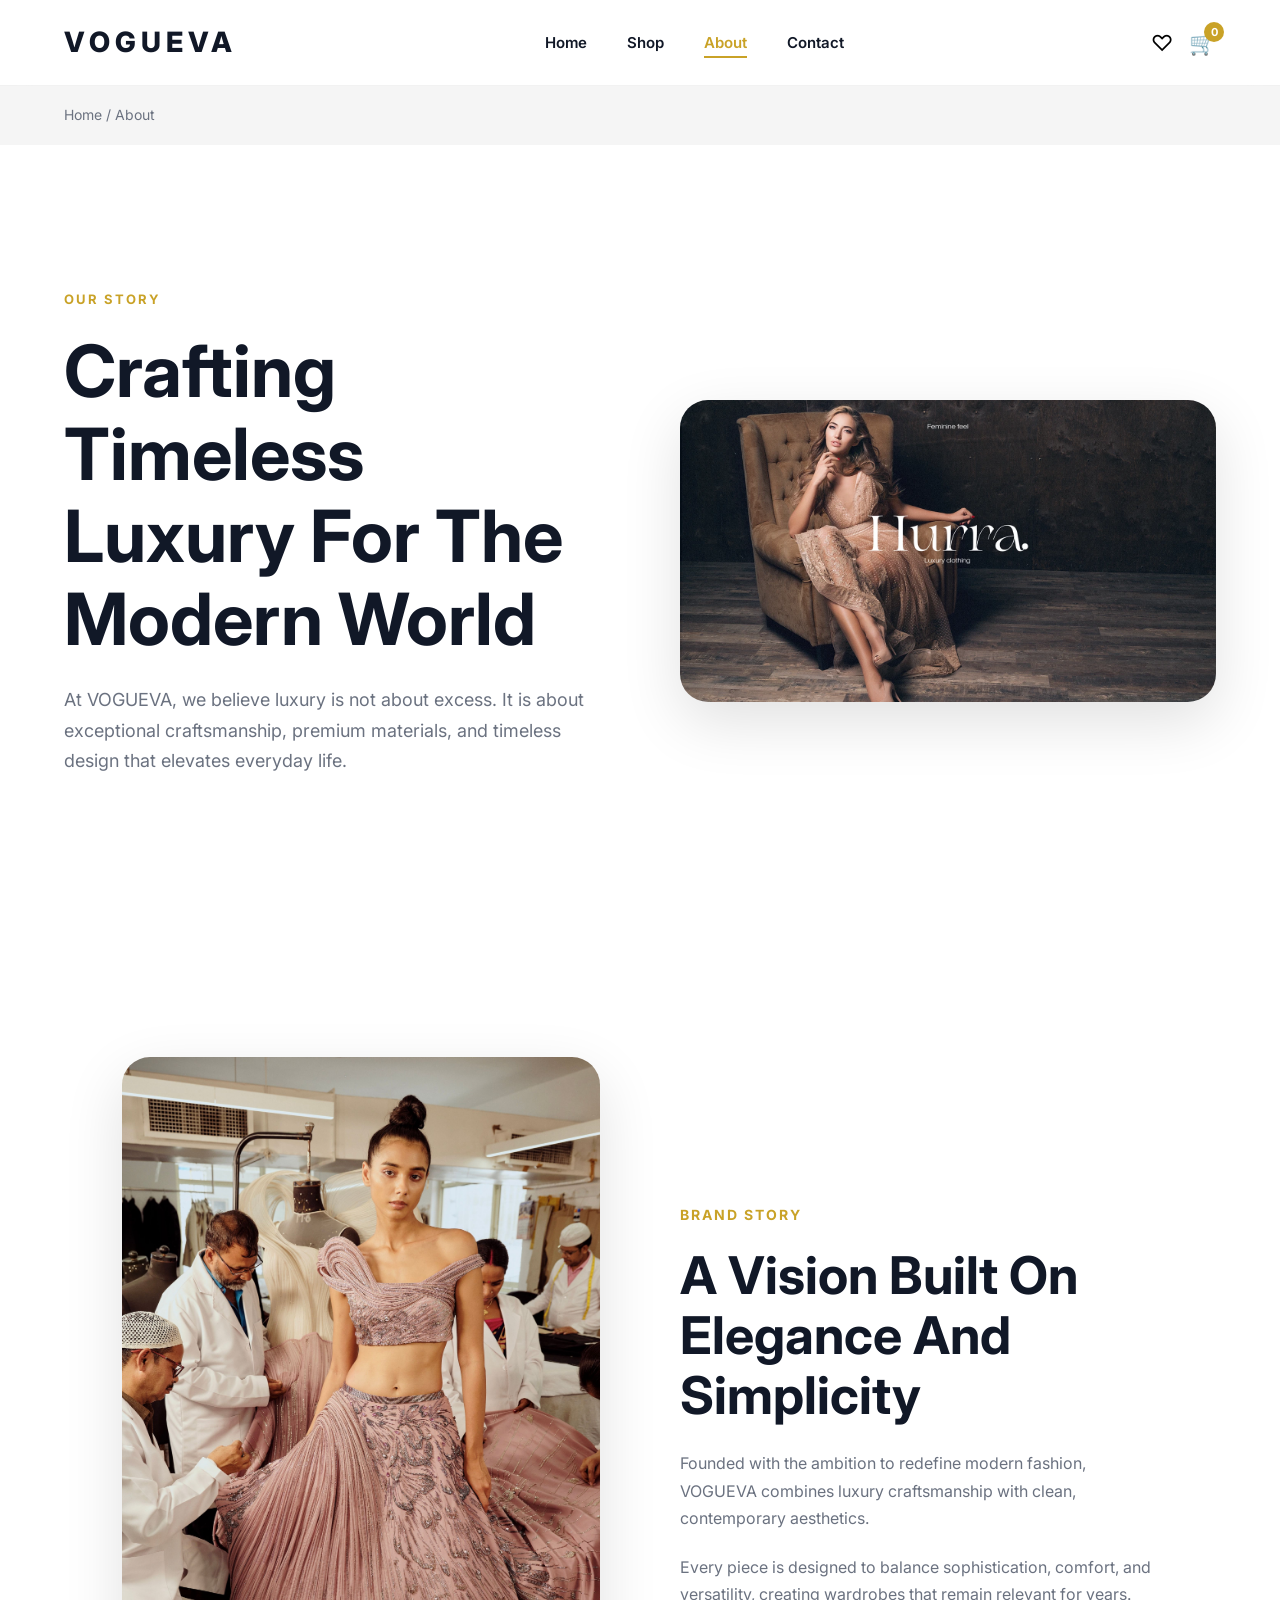
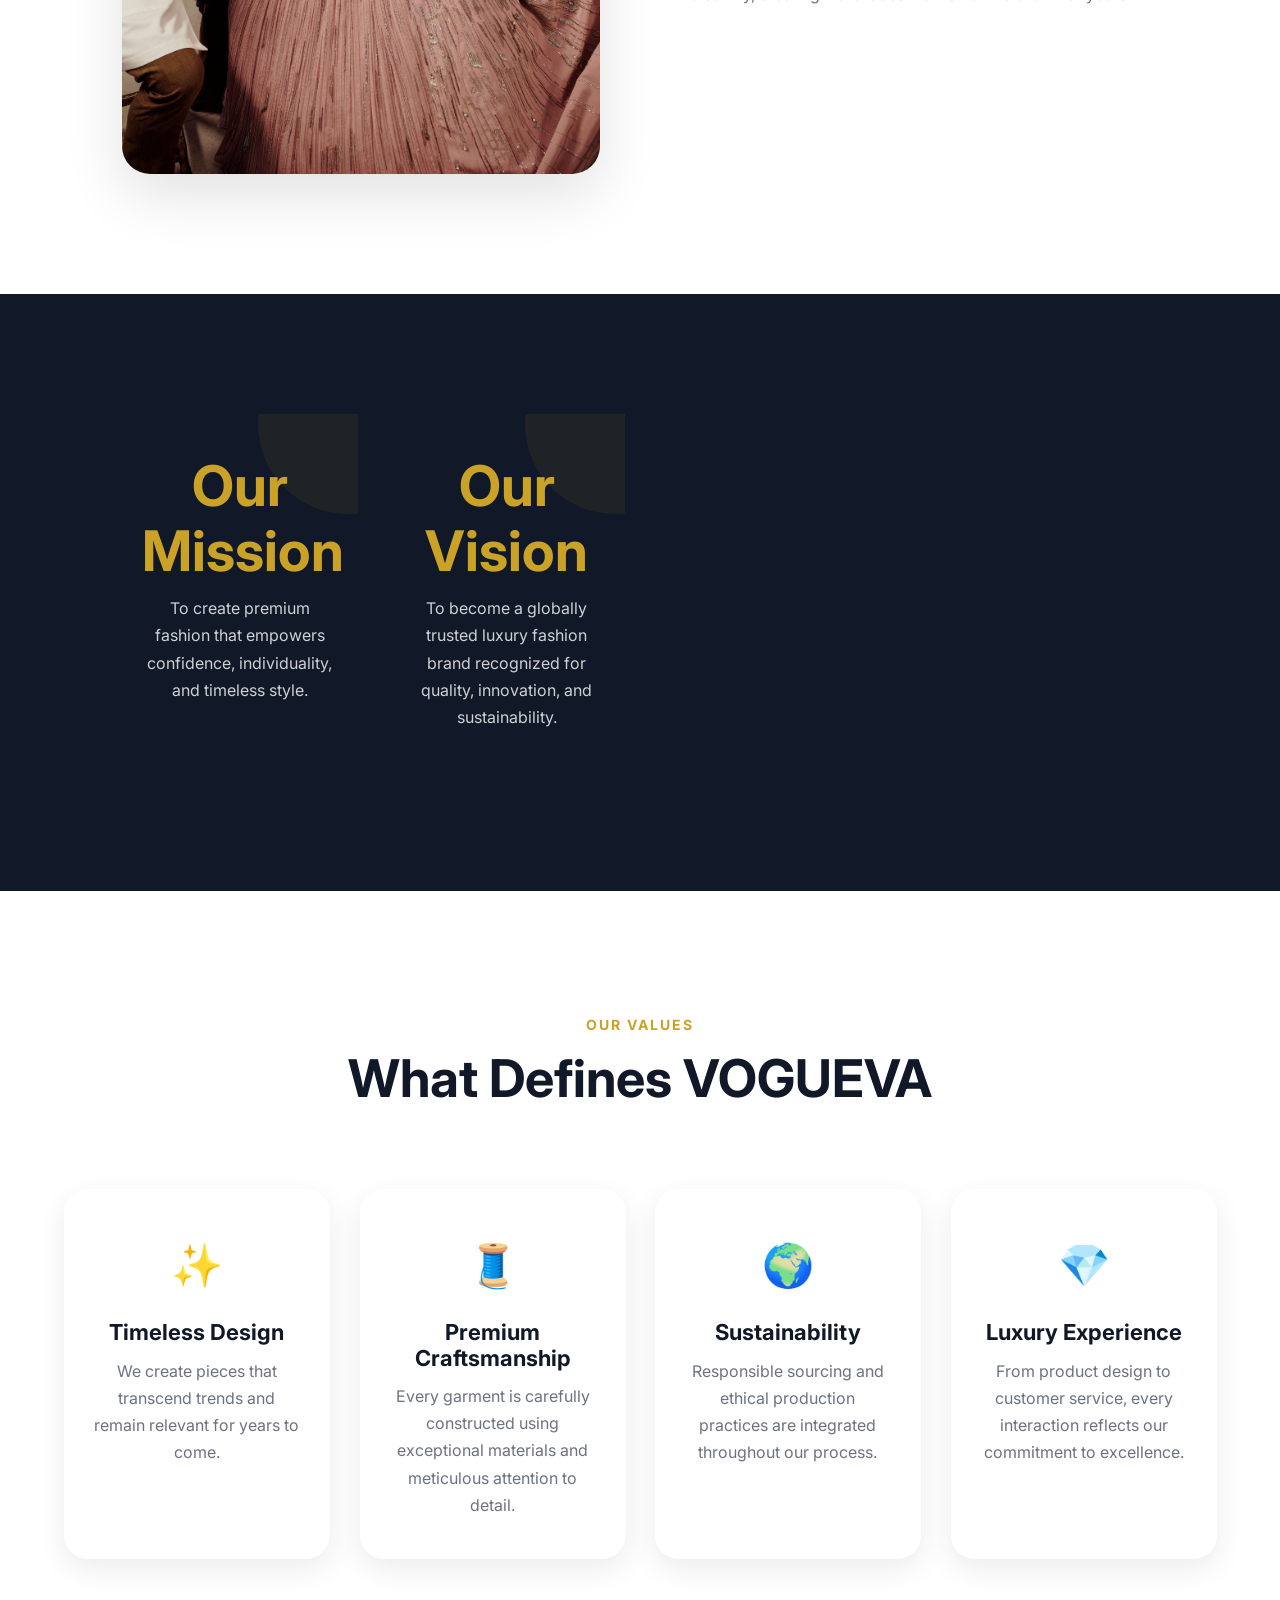
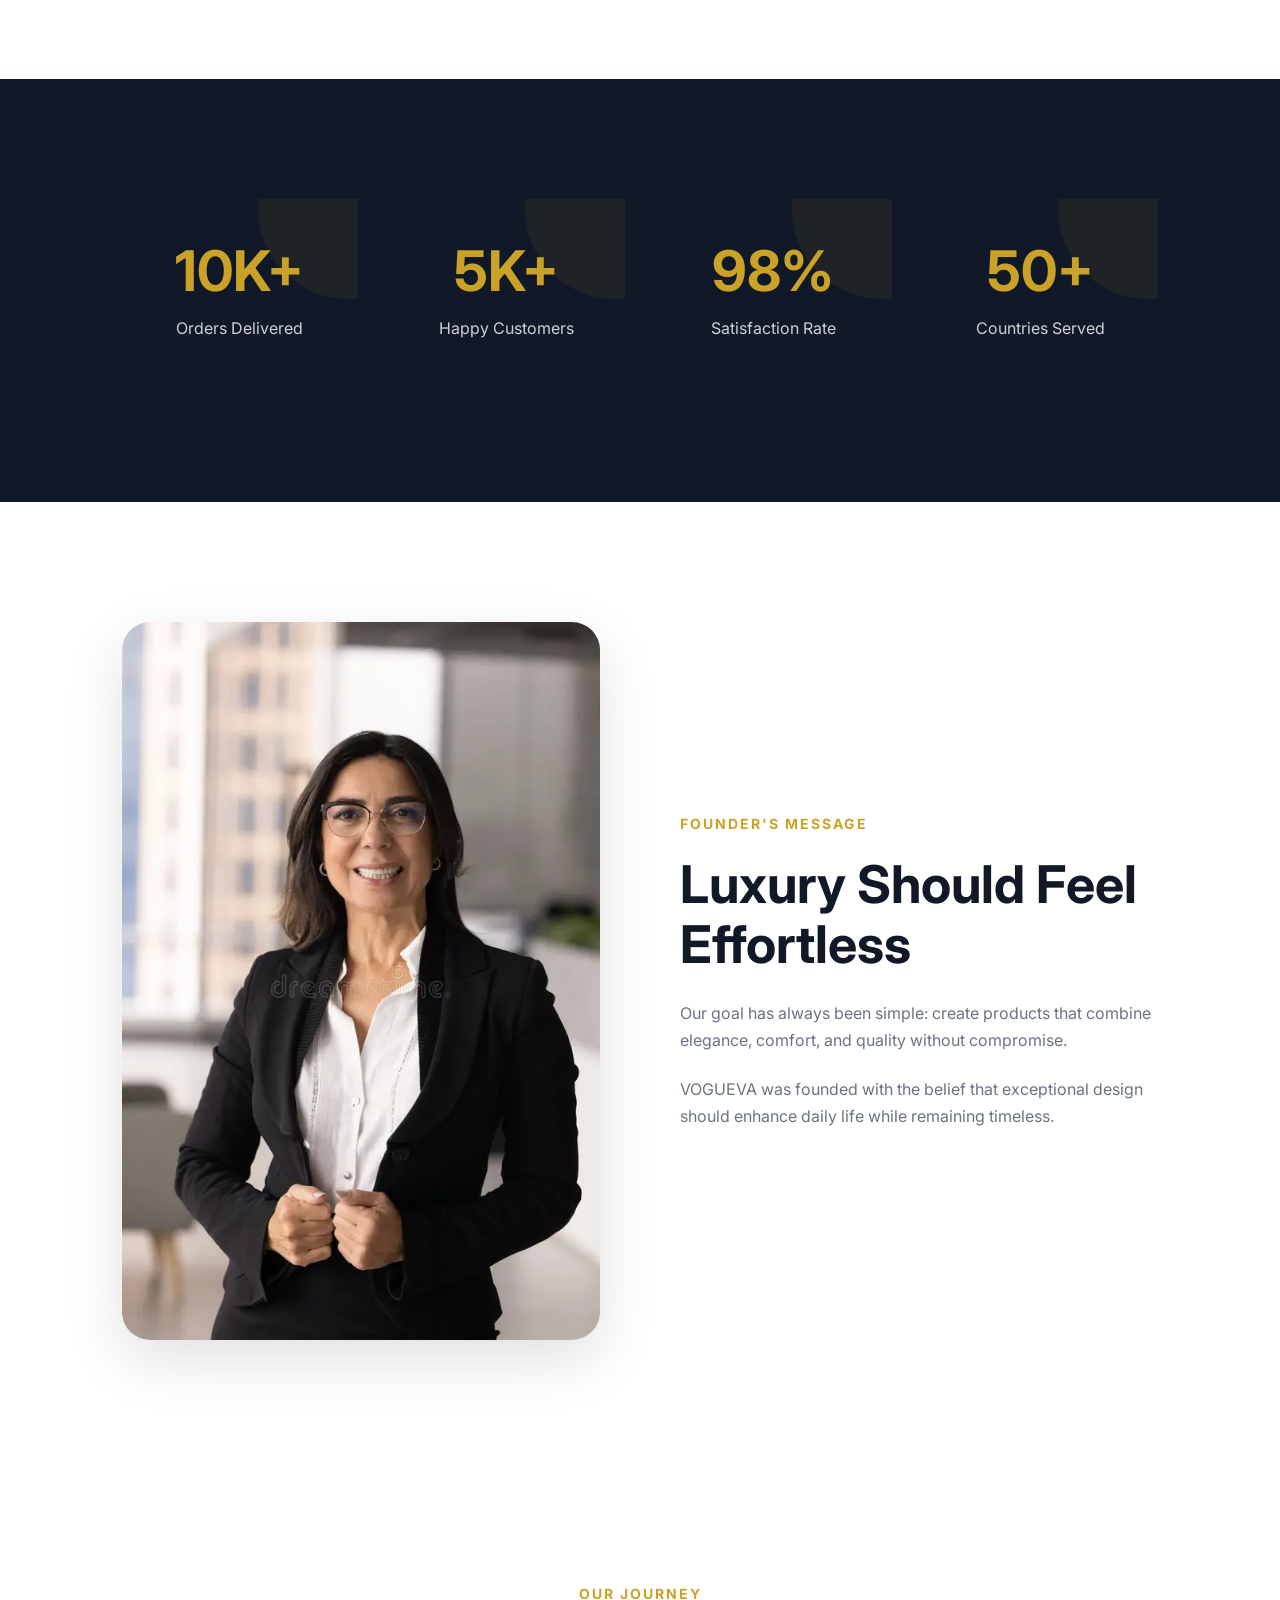
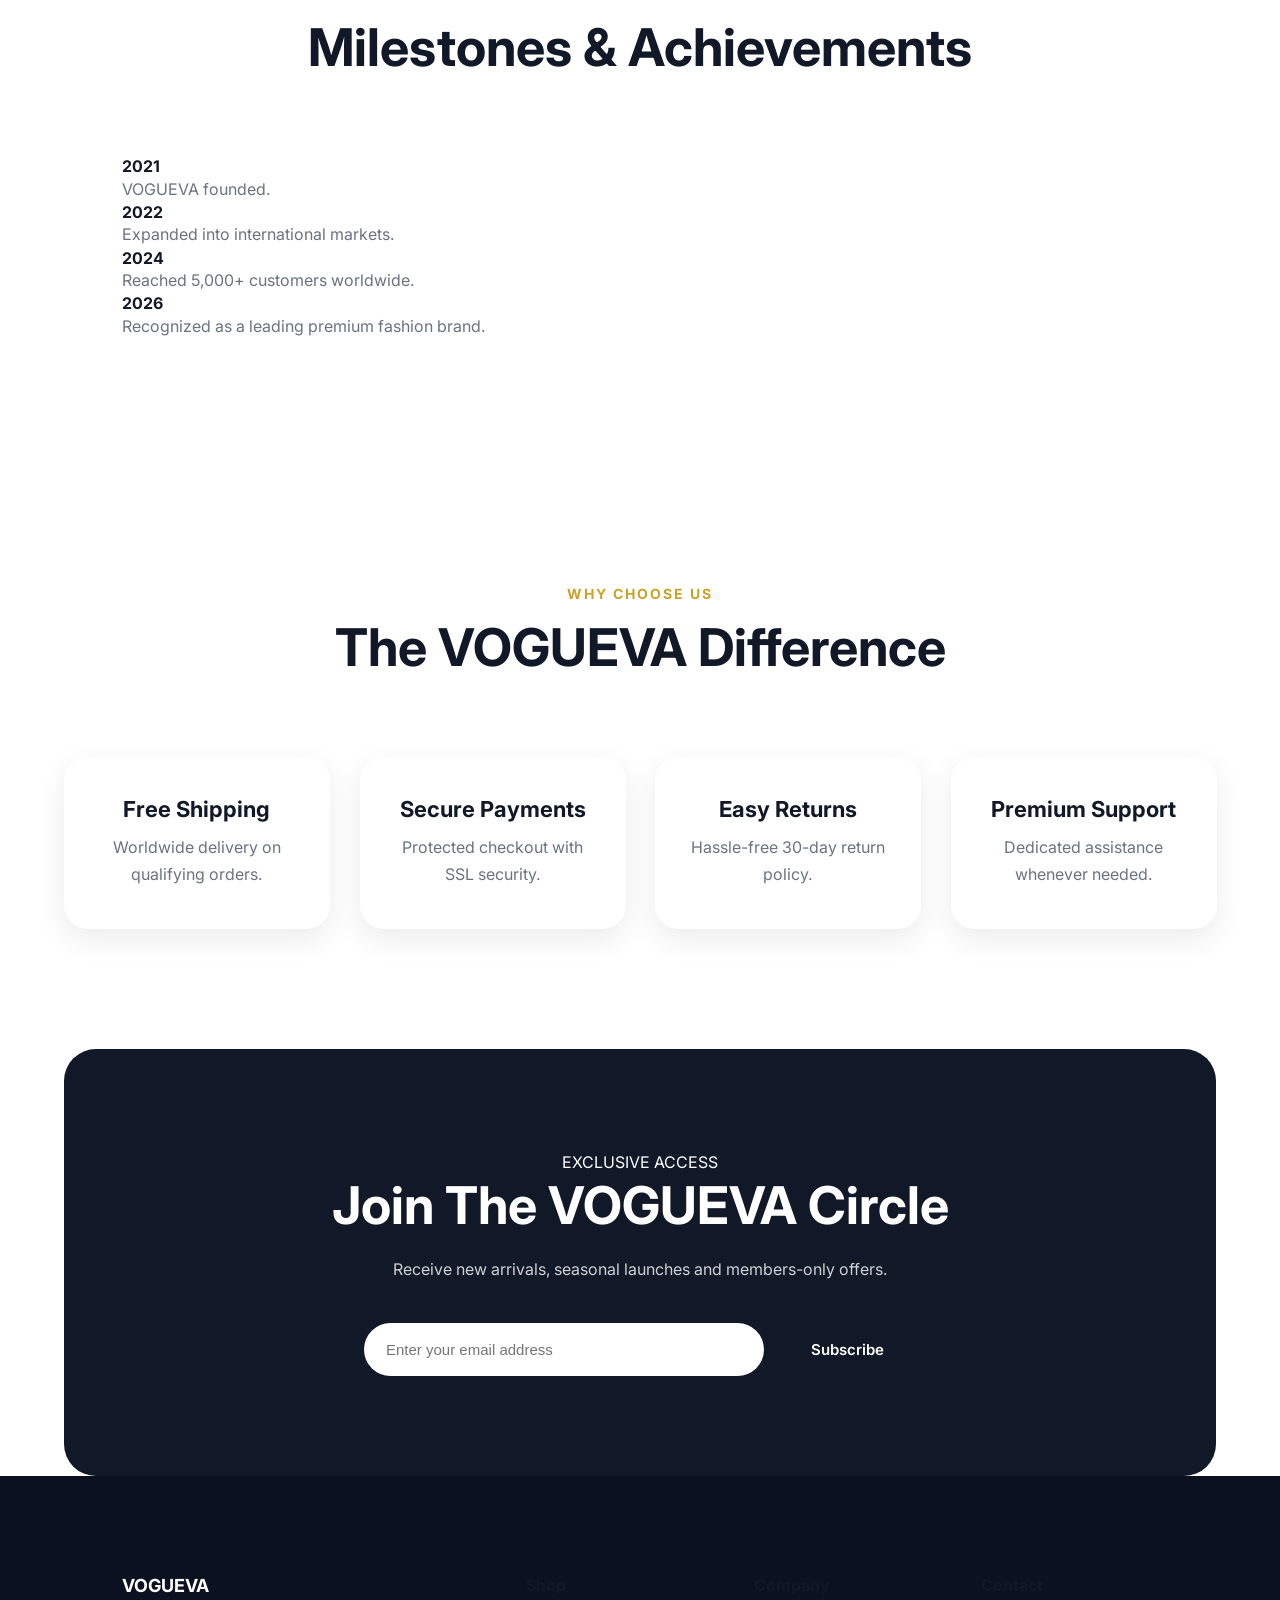
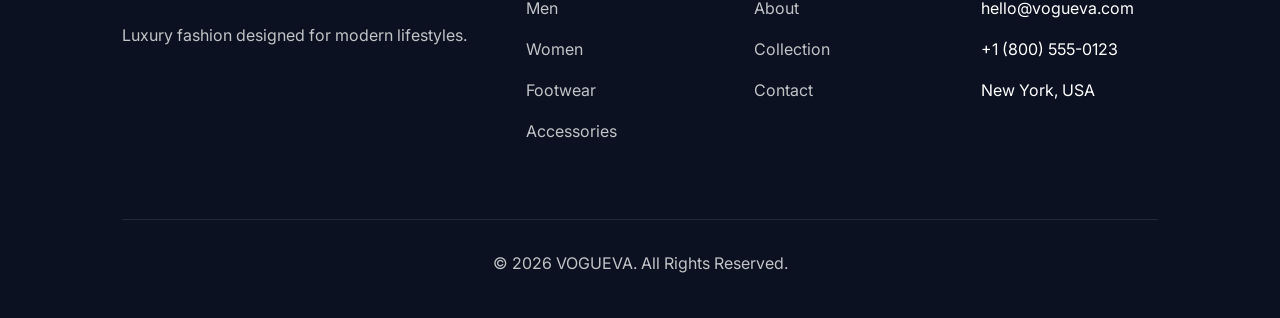
<file: about.html>
<!DOCTYPE html>
<html lang="en">

<head>

    <meta charset="UTF-8">

    <meta name="viewport"
          content="width=device-width, initial-scale=1.0">

    <title>
        About Us | VOGUEVA
    </title>

    <meta name="description"
          content="Discover the story behind VOGUEVA, a luxury fashion brand built on timeless elegance and modern craftsmanship.">

    <!-- Google Fonts -->

    <link href="https://fonts.googleapis.com/css2?family=Inter:wght@300;400;500;600;700&family=Poppins:wght@400;500;600;700;800&display=swap"
          rel="stylesheet">

    <!-- AOS -->

    <link rel="stylesheet"
          href="https://unpkg.com/aos@2.3.4/dist/aos.css">

    <!-- CSS -->

    <link rel="stylesheet"
          href="css/style.css">

    <link rel="stylesheet"
          href="css/animations.css">

    <link rel="stylesheet"
          href="css/responsive.css">

</head>

<body>

    <div class="progress-bar"></div>

    <!-- Header -->

    <header class="header">

        <div class="container">

            <div class="logo">

                <a href="index.html">
                    VOGUEVA
                </a>

            </div>

            <nav class="navbar">

                <ul>

                    <li>
                        <a href="index.html">
                            Home
                        </a>
                    </li>

                    <li>
                        <a href="products.html">
                            Shop
                        </a>
                    </li>

                    <li>
                        <a href="about.html"
                           class="active">
                            About
                        </a>
                    </li>

                    <li>
                        <a href="contact.html">
                            Contact
                        </a>
                    </li>

                </ul>

            </nav>

            <div class="header-icons">

                <button class="icon-btn">
                    ♡
                </button>

                <button class="icon-btn cart-button">

    🛒

    <span class="cart-count">
        0
    </span>

</button>

                <button class="mobile-menu">
                    ☰
                </button>

            </div>

        </div>

    </header>

    <!-- Breadcrumb -->

    <div class="breadcrumb">

        <a href="index.html">
            Home
        </a>

        <span>/</span>

        <span>
            About
        </span>

    </div>

    <!-- Hero -->

    <section class="hero about-hero">

        <div class="hero-content">

            <span class="hero-label">
                OUR STORY
            </span>

            <h1>
                Crafting Timeless
                Luxury For The
                Modern World
            </h1>

            <p>

                At VOGUEVA, we believe luxury
                is not about excess. It is about
                exceptional craftsmanship,
                premium materials, and timeless
                design that elevates everyday life.

            </p>

        </div>

        <div class="hero-image">

            <img src="assets/images/about-hero.jpg"
                 alt="About VOGUEVA">

        </div>

    </section>

    <!-- Brand Story -->

    <section class="brand-story">

        <div class="container">

            <div class="story">

                <div class="story-image"
                     data-aos="fade-right">

                    <img src="assets/images/story.jpg"
                         alt="Brand Story">

                </div>

                <div class="story-content"
                     data-aos="fade-left">

                    <span>
                        BRAND STORY
                    </span>

                    <h2>

                        A Vision Built On
                        Elegance And Simplicity

                    </h2>

                    <p>

                        Founded with the ambition
                        to redefine modern fashion,
                        VOGUEVA combines luxury
                        craftsmanship with clean,
                        contemporary aesthetics.

                    </p>

                    <p>

                        Every piece is designed
                        to balance sophistication,
                        comfort, and versatility,
                        creating wardrobes that
                        remain relevant for years.

                    </p>

                </div>

            </div>

        </div>

    </section>

    <!-- Mission & Vision -->

    <section class="stats">

        <div class="container">

            <div class="stat-card">

                <h2>
                    Our Mission
                </h2>

                <p>

                    To create premium fashion
                    that empowers confidence,
                    individuality, and timeless style.

                </p>

            </div>

            <div class="stat-card">

                <h2>
                    Our Vision
                </h2>

                <p>

                    To become a globally trusted
                    luxury fashion brand recognized
                    for quality, innovation,
                    and sustainability.

                </p>

            </div>

        </div>

    </section>

    <!-- Core Values -->

    <section class="features-section">

        <div class="section-header">

            <span>
                OUR VALUES
            </span>

            <h2>
                What Defines VOGUEVA
            </h2>

        </div>

        <div class="features">

          <!-- Value 01 -->

<div class="feature-card"
     data-aos="fade-up">

    <div class="feature-icon">
        ✨
    </div>

    <h3>
        Timeless Design
    </h3>

    <p>

        We create pieces that transcend
        trends and remain relevant for
        years to come.

    </p>

</div>

<!-- Value 02 -->

<div class="feature-card"
     data-aos="fade-up"
     data-aos-delay="100">

    <div class="feature-icon">
        🧵
    </div>

    <h3>
        Premium Craftsmanship
    </h3>

    <p>

        Every garment is carefully
        constructed using exceptional
        materials and meticulous attention
        to detail.

    </p>

</div>

<!-- Value 03 -->

<div class="feature-card"
     data-aos="fade-up"
     data-aos-delay="200">

    <div class="feature-icon">
        🌍
    </div>

    <h3>
        Sustainability
    </h3>

    <p>

        Responsible sourcing and ethical
        production practices are integrated
        throughout our process.

    </p>

</div>

<!-- Value 04 -->

<div class="feature-card"
     data-aos="fade-up"
     data-aos-delay="300">

    <div class="feature-icon">
        💎
    </div>

    <h3>
        Luxury Experience
    </h3>

    <p>

        From product design to customer
        service, every interaction reflects
        our commitment to excellence.

    </p>

</div>

</div>

</section>


<!-- Statistics -->

<section class="stats">

    <div class="container">

        <div class="stat-card">

            <h2>
                10K+
            </h2>

            <p>
                Orders Delivered
            </p>

        </div>

        <div class="stat-card">

            <h2>
                5K+
            </h2>

            <p>
                Happy Customers
            </p>

        </div>

        <div class="stat-card">

            <h2>
                98%
            </h2>

            <p>
                Satisfaction Rate
            </p>

        </div>

        <div class="stat-card">

            <h2>
                50+
            </h2>

            <p>
                Countries Served
            </p>

        </div>

    </div>

</section>


<!-- Founder Message -->

<section class="founder-message">

    <div class="container">

        <div class="story">

            <div class="story-image"
                 data-aos="fade-right">

                <img src="assets/images/founder.jpg"
                     alt="Founder">

            </div>

            <div class="story-content"
                 data-aos="fade-left">

                <span>
                    FOUNDER'S MESSAGE
                </span>

                <h2>
                    Luxury Should Feel Effortless
                </h2>

                <p>

                    Our goal has always been
                    simple: create products that
                    combine elegance, comfort,
                    and quality without compromise.

                </p>

                <p>

                    VOGUEVA was founded with
                    the belief that exceptional
                    design should enhance daily
                    life while remaining timeless.

                </p>

            </div>

        </div>

    </div>

</section>


<!-- Achievements -->

<section class="achievements">

    <div class="container">

        <div class="section-header">

            <span>
                OUR JOURNEY
            </span>

            <h2>
                Milestones & Achievements
            </h2>

        </div>

        <div class="timeline">

            <div class="timeline-item">

                <h4>
                    2021
                </h4>

                <p>
                    VOGUEVA founded.
                </p>

            </div>

            <div class="timeline-item">

                <h4>
                    2022
                </h4>

                <p>
                    Expanded into international
                    markets.
                </p>

            </div>

            <div class="timeline-item">

                <h4>
                    2024
                </h4>

                <p>
                    Reached 5,000+ customers
                    worldwide.
                </p>

            </div>

            <div class="timeline-item">

                <h4>
                    2026
                </h4>

                <p>
                    Recognized as a leading
                    premium fashion brand.
                </p>

            </div>

        </div>

    </div>

</section>


<!-- Why Choose Us -->

<section class="features-section">

    <div class="section-header">

        <span>
            WHY CHOOSE US
        </span>

        <h2>
            The VOGUEVA Difference
        </h2>

    </div>

    <div class="features">

        <div class="feature-card">

            <h3>
                Free Shipping
            </h3>

            <p>
                Worldwide delivery on qualifying orders.
            </p>

        </div>

        <div class="feature-card">

            <h3>
                Secure Payments
            </h3>

            <p>
                Protected checkout with SSL security.
            </p>

        </div>

        <div class="feature-card">

            <h3>
                Easy Returns
            </h3>

            <p>
                Hassle-free 30-day return policy.
            </p>

        </div>

        <div class="feature-card">

            <h3>
                Premium Support
            </h3>

            <p>
                Dedicated assistance whenever needed.
            </p>

        </div>

    </div>

</section>


<!-- Newsletter -->

<section class="newsletter">

    <div class="container">

        <span class="section-label">
            EXCLUSIVE ACCESS
        </span>

        <h2>
            Join The VOGUEVA Circle
        </h2>

        <p>

            Receive new arrivals,
            seasonal launches and
            members-only offers.

        </p>

        <form>

            <input type="email"
                   placeholder="Enter your email address">

            <button type="submit"
                    class="btn btn-primary">

                Subscribe

            </button>

        </form>

    </div>

</section>


<!-- Footer -->

<footer class="footer">

    <div class="container">

        <div class="footer-grid">

            <div class="footer-column">

                <h3>
                    VOGUEVA
                </h3>

                <p>

                    Luxury fashion designed
                    for modern lifestyles.

                </p>

            </div>

            <div class="footer-column">

                <h4>
                    Shop
                </h4>

                <ul>

                    <li><a href="#">Men</a></li>
                    <li><a href="#">Women</a></li>
                    <li><a href="#">Footwear</a></li>
                    <li><a href="#">Accessories</a></li>

                </ul>

            </div>

            <div class="footer-column">

                <h4>
                    Company
                </h4>

                <ul>

                    <li>
                        <a href="about.html">
                            About
                        </a>
                    </li>

                    <li>
                        <a href="products.html">
                            Collection
                        </a>
                    </li>

                    <li>
                        <a href="contact.html">
                            Contact
                        </a>
                    </li>

                </ul>

            </div>

            <div class="footer-column">

                <h4>
                    Contact
                </h4>

                <ul>

                    <li>
                        hello@vogueva.com
                    </li>

                    <li>
                        +1 (800) 555-0123
                    </li>

                    <li>
                        New York, USA
                    </li>

                </ul>

            </div>

        </div>

        <div class="footer-bottom">

            <p>
                © 2026 VOGUEVA.
                All Rights Reserved.
            </p>

        </div>

    </div>

</footer>


<!-- AOS -->

<script src="https://unpkg.com/aos@2.3.4/dist/aos.js"></script>

<script>

AOS.init({

    duration: 1000,
    once: true

});

</script>

<!-- GSAP -->

<script src="https://cdnjs.cloudflare.com/ajax/libs/gsap/3.12.5/gsap.min.js"></script>

<!-- Website Scripts -->

<script src="js/main.js"></script>
<script src="js/animations.js"></script>
<script src="js/cart.js"></script>

</body>
</html>
</file>
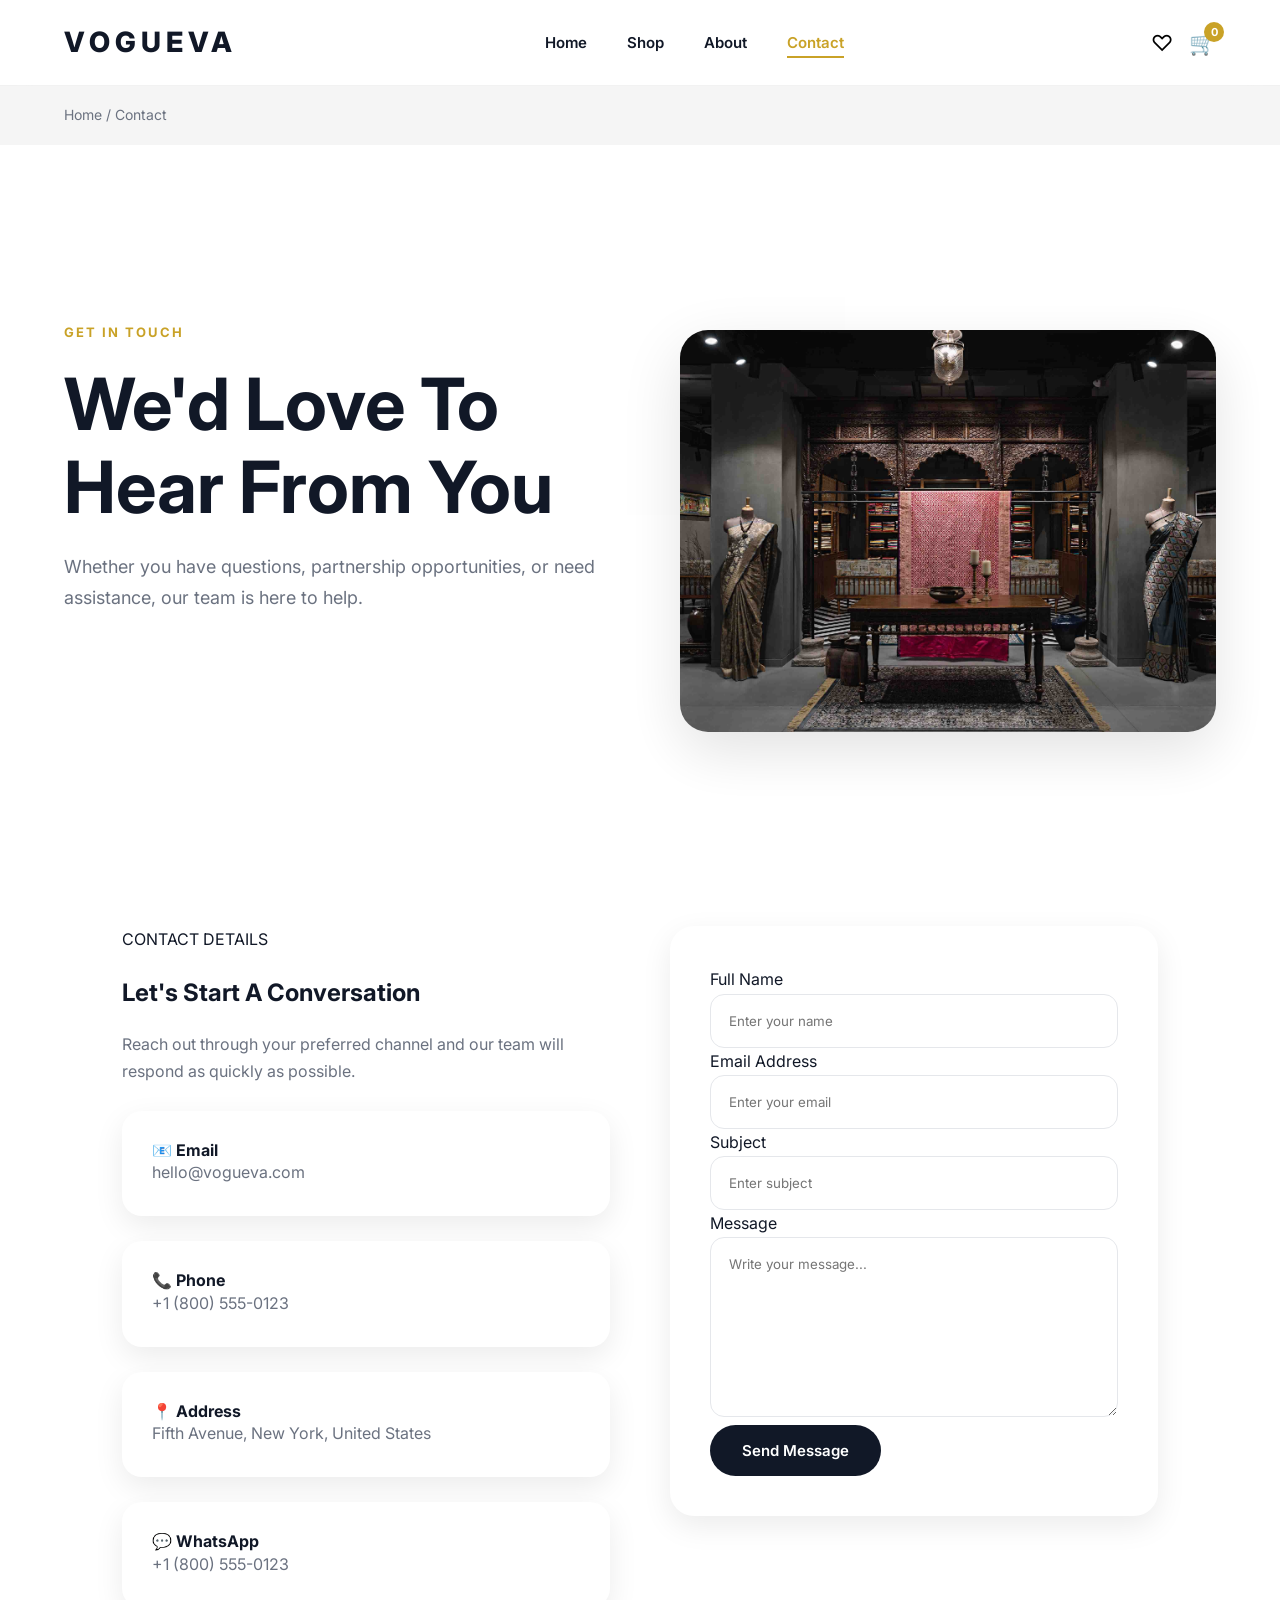
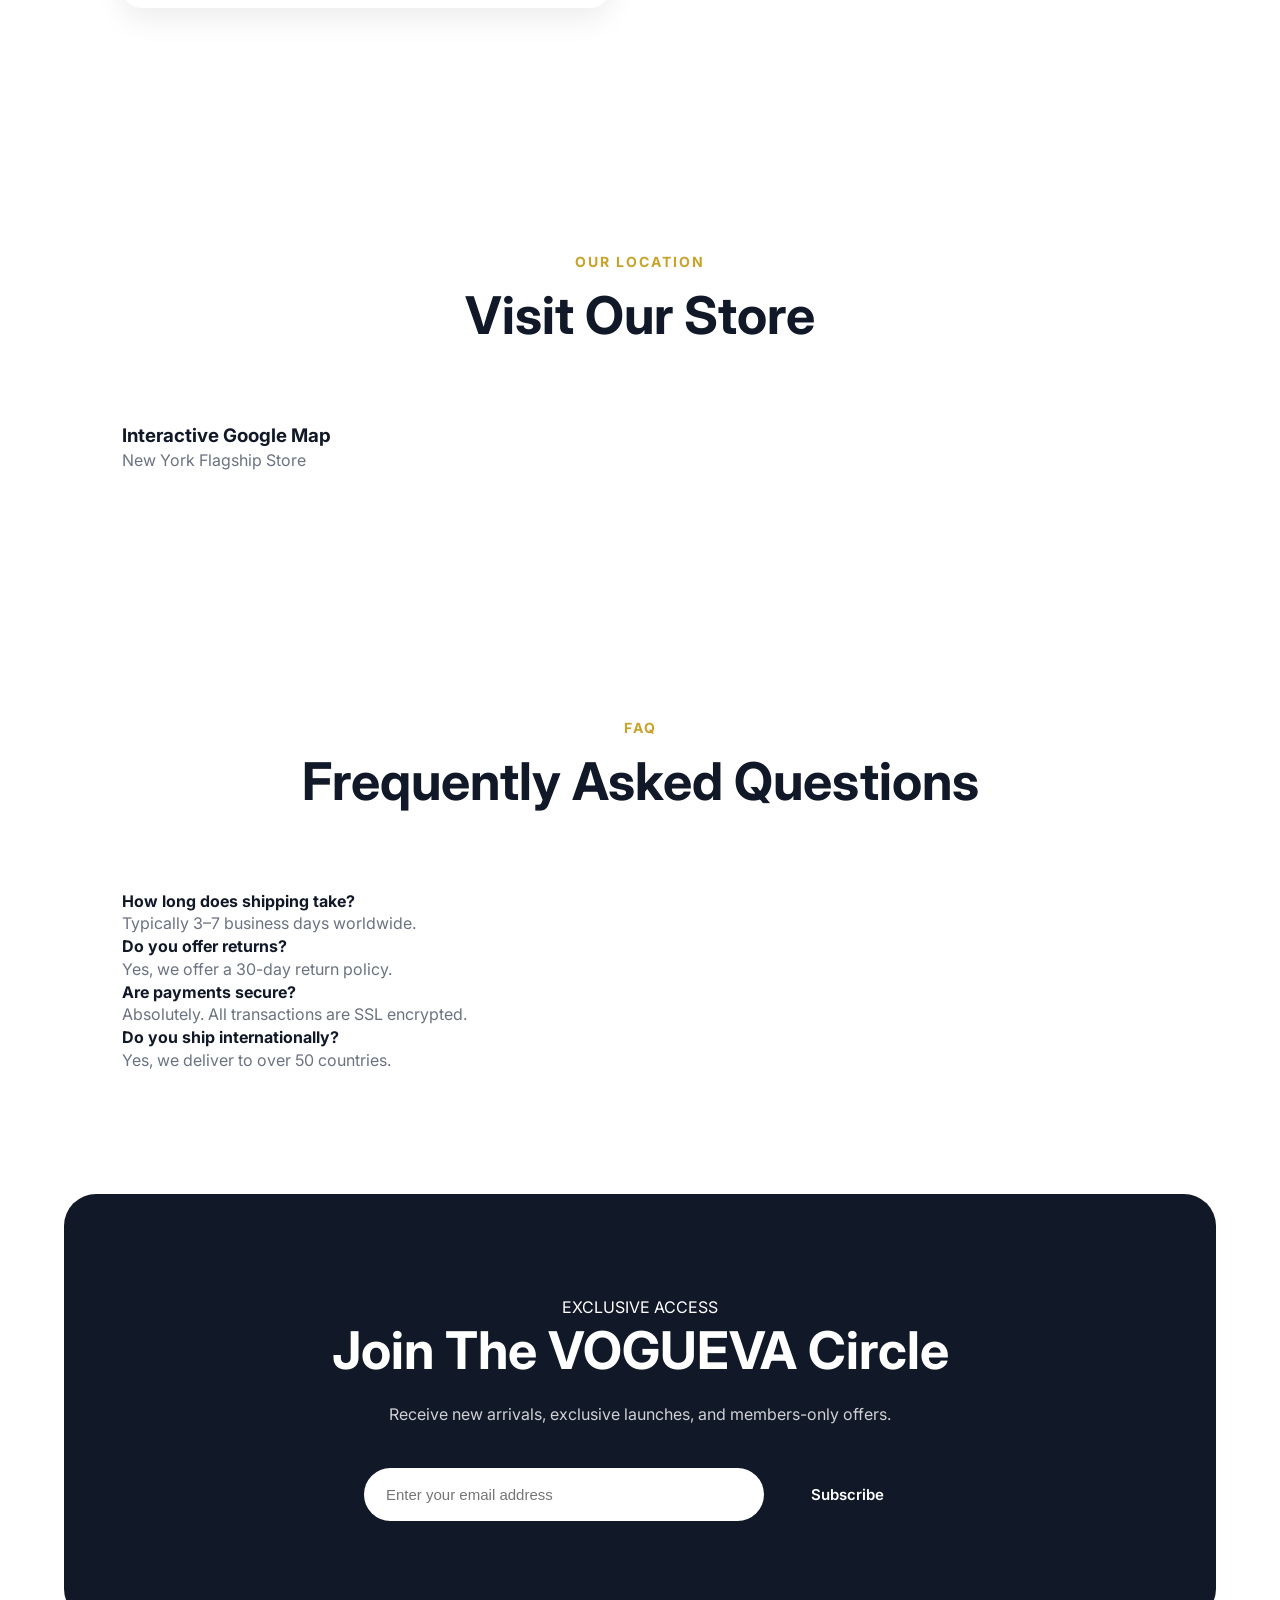
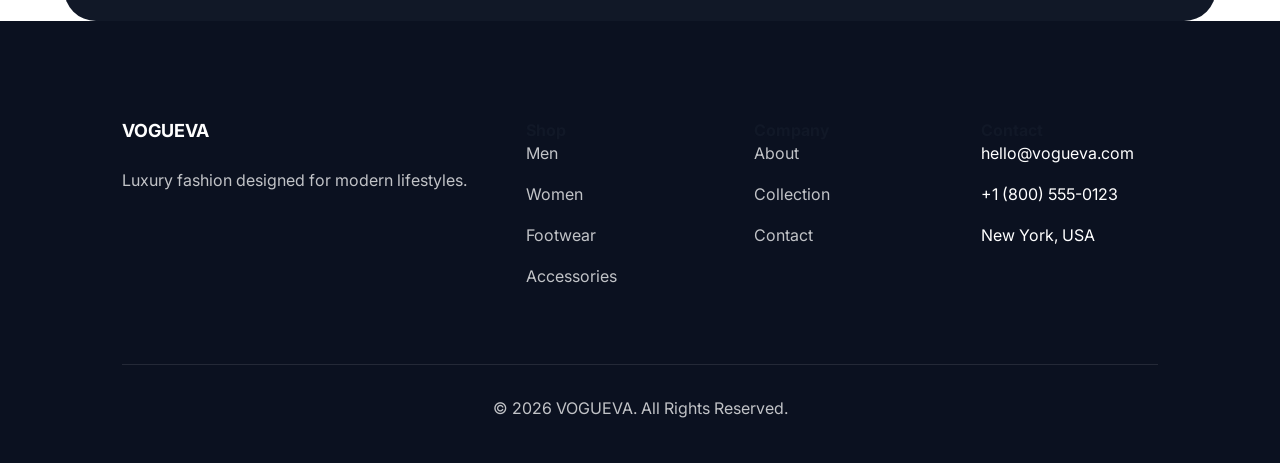
<file: contact.html>
<!DOCTYPE html>
<html lang="en">

<head>

    <meta charset="UTF-8">

    <meta name="viewport"
          content="width=device-width, initial-scale=1.0">

    <title>
        Contact Us | VOGUEVA
    </title>

    <meta name="description"
          content="Contact VOGUEVA for inquiries, support, partnerships, and luxury fashion assistance.">

    <!-- Google Fonts -->

    <link href="https://fonts.googleapis.com/css2?family=Inter:wght@300;400;500;600;700&family=Poppins:wght@400;500;600;700;800&display=swap"
          rel="stylesheet">

    <!-- AOS -->

    <link rel="stylesheet"
          href="https://unpkg.com/aos@2.3.4/dist/aos.css">

    <!-- CSS -->

    <link rel="stylesheet"
          href="css/style.css">

    <link rel="stylesheet"
          href="css/animations.css">

    <link rel="stylesheet"
          href="css/responsive.css">

</head>

<body>

    <div class="progress-bar"></div>

    <!-- Header -->

    <header class="header">

        <div class="container">

            <div class="logo">

                <a href="index.html">
                    VOGUEVA
                </a>

            </div>

            <nav class="navbar">

                <ul>

                    <li>
                        <a href="index.html">
                            Home
                        </a>
                    </li>

                    <li>
                        <a href="products.html">
                            Shop
                        </a>
                    </li>

                    <li>
                        <a href="about.html">
                            About
                        </a>
                    </li>

                    <li>
                        <a href="contact.html"
                           class="active">
                            Contact
                        </a>
                    </li>

                </ul>

            </nav>

            <div class="header-icons">

                <button class="icon-btn">
                    ♡
                </button>

                <button class="icon-btn cart-button">

    🛒

    <span class="cart-count">
        0
    </span>

</button>

                <button class="mobile-menu">
                    ☰
                </button>

            </div>

        </div>

    </header>

    <!-- Breadcrumb -->

    <div class="breadcrumb">

        <a href="index.html">
            Home
        </a>

        <span>/</span>

        <span>
            Contact
        </span>

    </div>

    <!-- Hero -->

    <section class="hero contact-hero">

        <div class="hero-content">

            <span class="hero-label">
                GET IN TOUCH
            </span>

            <h1>
                We'd Love To
                Hear From You
            </h1>

            <p>

                Whether you have questions,
                partnership opportunities,
                or need assistance, our team
                is here to help.

            </p>

        </div>

        <div class="hero-image">

            <img src="assets/images/contact-hero.jpg"
                 alt="Contact VOGUEVA">

        </div>

    </section>

    <!-- Contact Section -->

    <section class="contact-section">

        <div class="container">

            <div class="contact-grid">

                <!-- Contact Info -->

                <div class="contact-info"
                     data-aos="fade-right">

                    <span class="section-label">
                        CONTACT DETAILS
                    </span>

                    <h2>
                        Let's Start A Conversation
                    </h2>

                    <p>

                        Reach out through your
                        preferred channel and
                        our team will respond
                        as quickly as possible.

                    </p>

                    <div class="contact-card">

                        <h4>
                            📧 Email
                        </h4>

                        <p>
                            hello@vogueva.com
                        </p>

                    </div>

                    <div class="contact-card">

                        <h4>
                            📞 Phone
                        </h4>

                        <p>
                            +1 (800) 555-0123
                        </p>

                    </div>

                    <div class="contact-card">

                        <h4>
                            📍 Address
                        </h4>

                        <p>

                            Fifth Avenue,
                            New York,
                            United States

                        </p>

                    </div>

                    <div class="contact-card">

                        <h4>
                            💬 WhatsApp
                        </h4>

                        <p>
                            +1 (800) 555-0123
                        </p>

                    </div>

                </div>

                <!-- Contact Form -->

                <div class="contact-form-wrapper"
                     data-aos="fade-left">

                    <form class="contact-form">

                        <div class="form-group">

                            <label>
                                Full Name
                            </label>

                            <input type="text"
                                   placeholder="Enter your name"
                                   required>

                        </div>

                        <div class="form-group">

                            <label>
                                Email Address
                            </label>

                            <input type="email"
                                   placeholder="Enter your email"
                                   required>

                        </div>

                        <div class="form-group">

                            <label>
                                Subject
                            </label>

                            <input type="text"
                                   placeholder="Enter subject">

                        </div>

                        <div class="form-group">

                            <label>
                                Message
                            </label>

                            <textarea rows="6"
                                      placeholder="Write your message..."></textarea>

                        </div>

                        <button type="submit"
                                class="btn btn-primary">

                            Send Message

                        </button>

                    </form>

                </div>

            </div>

        </div>

    </section>

    <!-- Map Section -->

    <section class="map-section">

        <div class="container">

            <div class="section-header">

                <span>
                    OUR LOCATION
                </span>

                <h2>
                    Visit Our Store
                </h2>

            </div>

            <div class="map-placeholder">

                <h3>
                    Interactive Google Map
                </h3>

                <p>
                    New York Flagship Store
                </p>

            </div>

        </div>

    </section>

    <!-- FAQ -->

    <section class="faq-section">

        <div class="container">

            <div class="section-header">

                <span>
                    FAQ
                </span>

                <h2>
                    Frequently Asked Questions
                </h2>

            </div>

            <div class="faq-grid">

                <div class="faq-card">

                    <h4>
                        How long does shipping take?
                    </h4>

                    <p>
                        Typically 3–7 business days worldwide.
                    </p>

                </div>

                <div class="faq-card">

                    <h4>
                        Do you offer returns?
                    </h4>

                    <p>
                        Yes, we offer a 30-day return policy.
                    </p>

                </div>

                <div class="faq-card">

                    <h4>
                        Are payments secure?
                    </h4>

                    <p>
                        Absolutely. All transactions are SSL encrypted.
                    </p>

                </div>

                <div class="faq-card">

                    <h4>
                        Do you ship internationally?
                    </h4>

                    <p>
                        Yes, we deliver to over 50 countries.
                    </p>

                </div>

            </div>

        </div>

    </section>

    <!-- Newsletter -->

    <section class="newsletter">

        <div class="container">

            <span class="section-label">
                EXCLUSIVE ACCESS
            </span>

            <h2>
                Join The VOGUEVA Circle
            </h2>

            <p>

                Receive new arrivals,
                exclusive launches,
                and members-only offers.

            </p>

            <form>

                <input type="email"
                       placeholder="Enter your email address">

                <button type="submit"
                        class="btn btn-primary">

                    Subscribe

                </button>

            </form>

        </div>

    </section>

    <!-- Footer -->

    <footer class="footer">

        <div class="container">

            <div class="footer-grid">

                <div class="footer-column">

                    <h3>
                        VOGUEVA
                    </h3>

                    <p>

                        Luxury fashion designed
                        for modern lifestyles.

                    </p>

                </div>

                <div class="footer-column">

                    <h4>
                        Shop
                    </h4>

                    <ul>

                        <li><a href="#">Men</a></li>
                        <li><a href="#">Women</a></li>
                        <li><a href="#">Footwear</a></li>
                        <li><a href="#">Accessories</a></li>

                    </ul>

                </div>

                <div class="footer-column">

                    <h4>
                        Company
                    </h4>

                    <ul>

                        <li><a href="about.html">About</a></li>
                        <li><a href="products.html">Collection</a></li>
                        <li><a href="contact.html">Contact</a></li>

                    </ul>

                </div>

                <div class="footer-column">

                    <h4>
                        Contact
                    </h4>

                    <ul>

                        <li>hello@vogueva.com</li>
                        <li>+1 (800) 555-0123</li>
                        <li>New York, USA</li>

                    </ul>

                </div>

            </div>

            <div class="footer-bottom">

                <p>
                    © 2026 VOGUEVA.
                    All Rights Reserved.
                </p>

            </div>

        </div>

    </footer>

    <!-- AOS -->

    <script src="https://unpkg.com/aos@2.3.4/dist/aos.js"></script>

    <script>

        AOS.init({

            duration: 1000,
            once: true

        });

    </script>

    <!-- GSAP -->

    <script src="https://cdnjs.cloudflare.com/ajax/libs/gsap/3.12.5/gsap.min.js"></script>

    <!-- Scripts -->

<script src="js/main.js"></script>
<script src="js/animations.js"></script>
<script src="js/cart.js"></script>

</body>

</html>
</file>
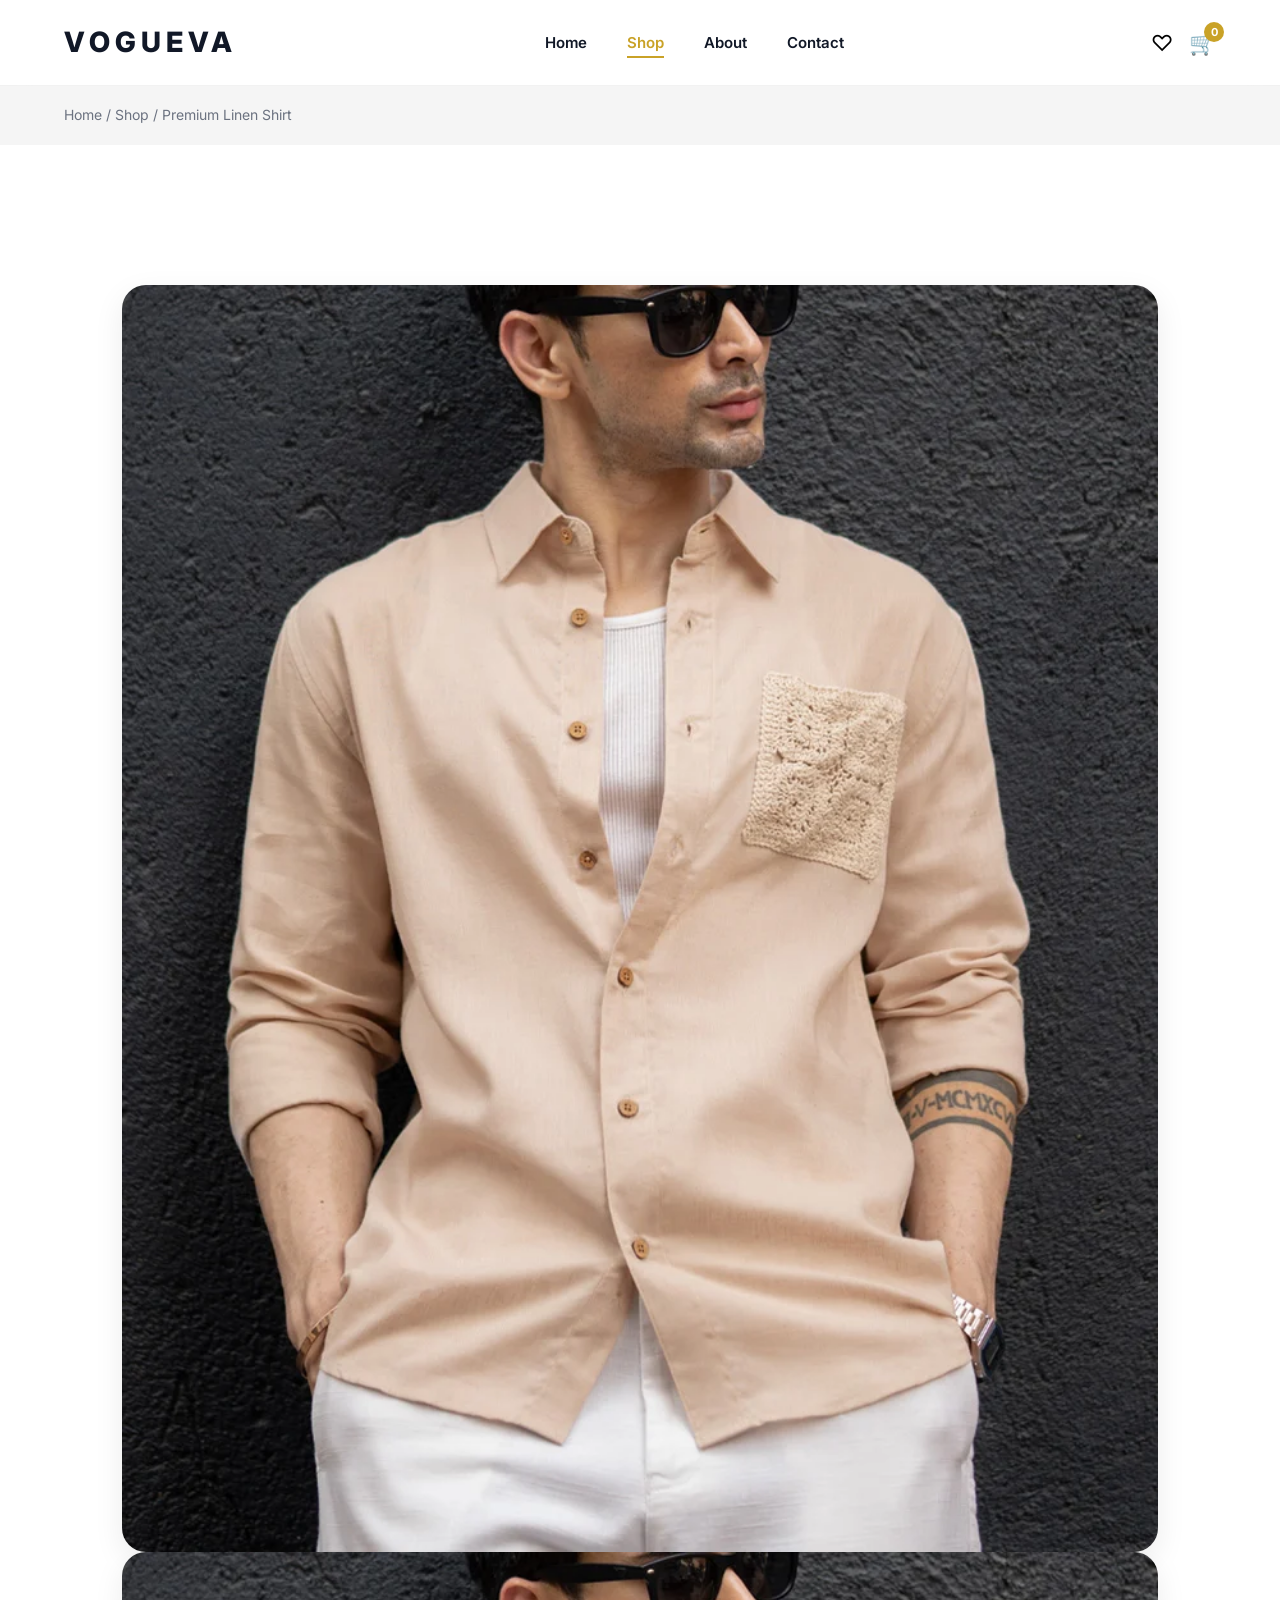
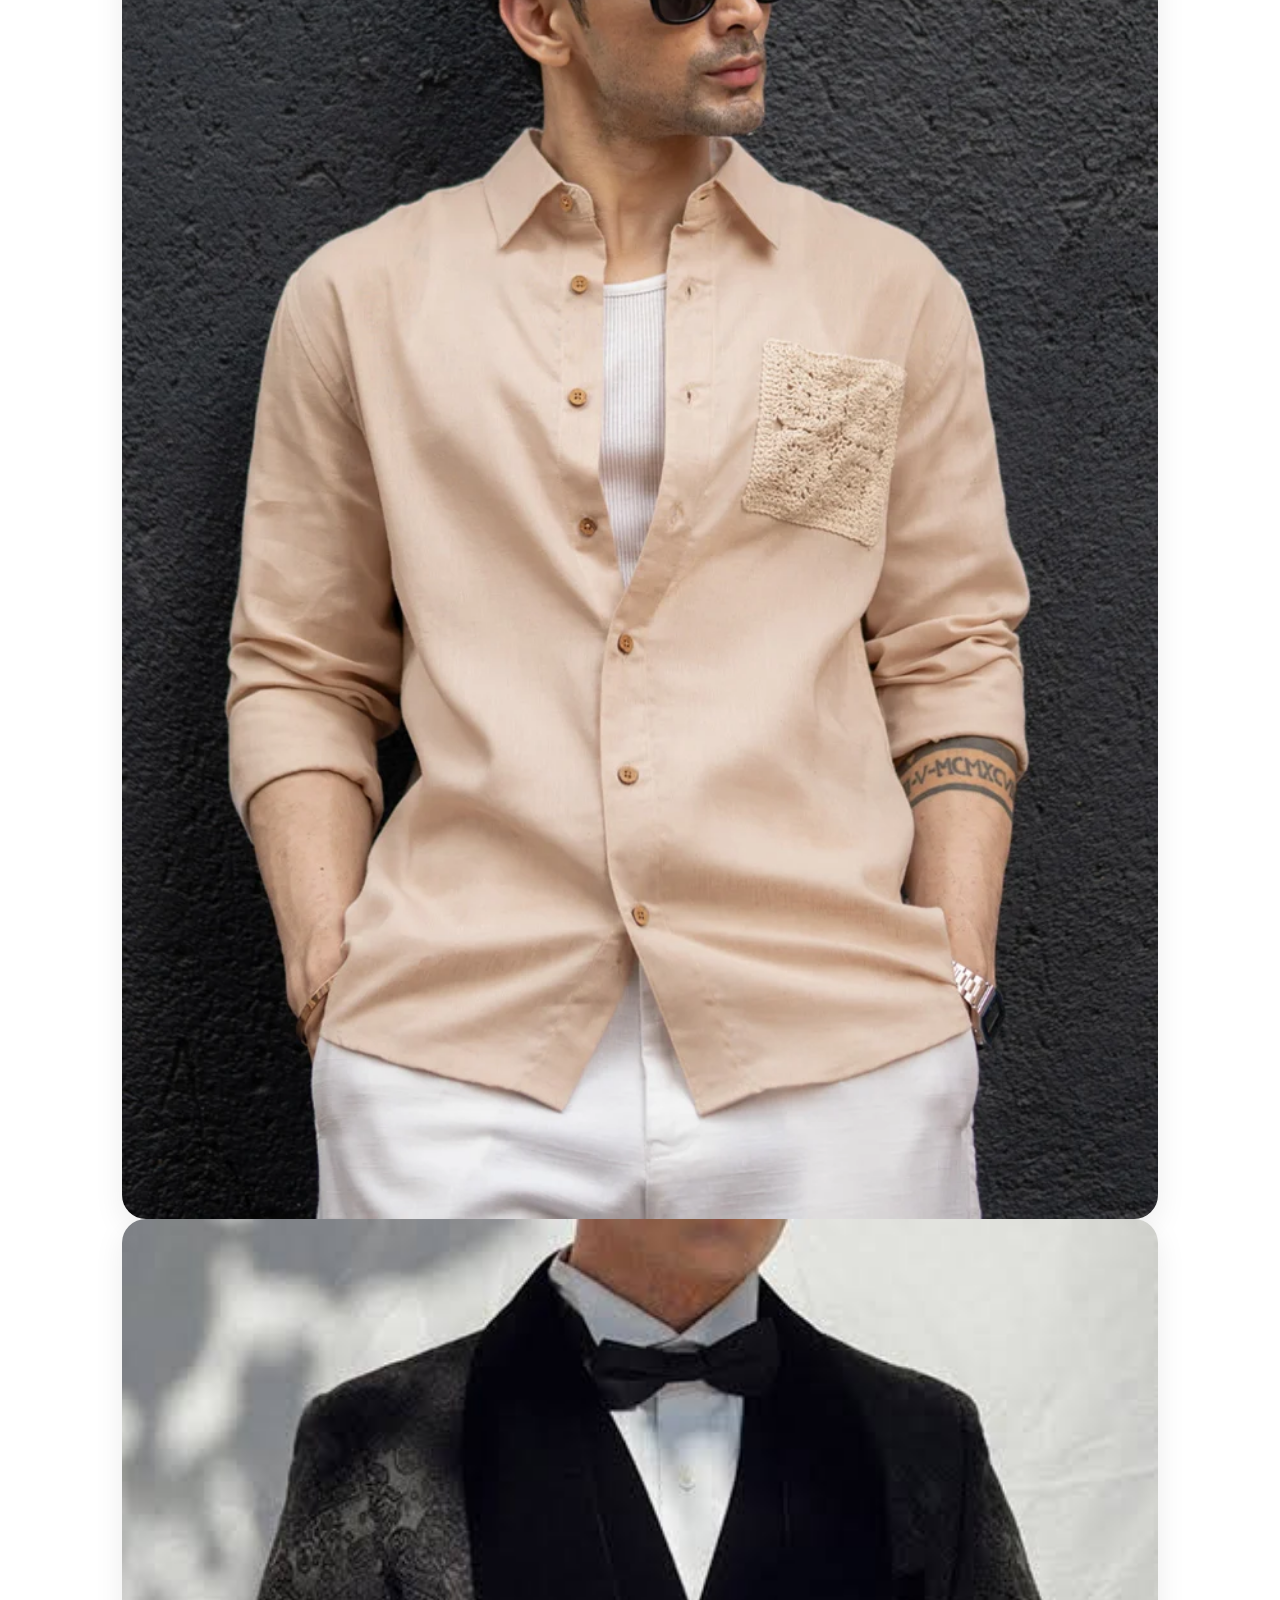
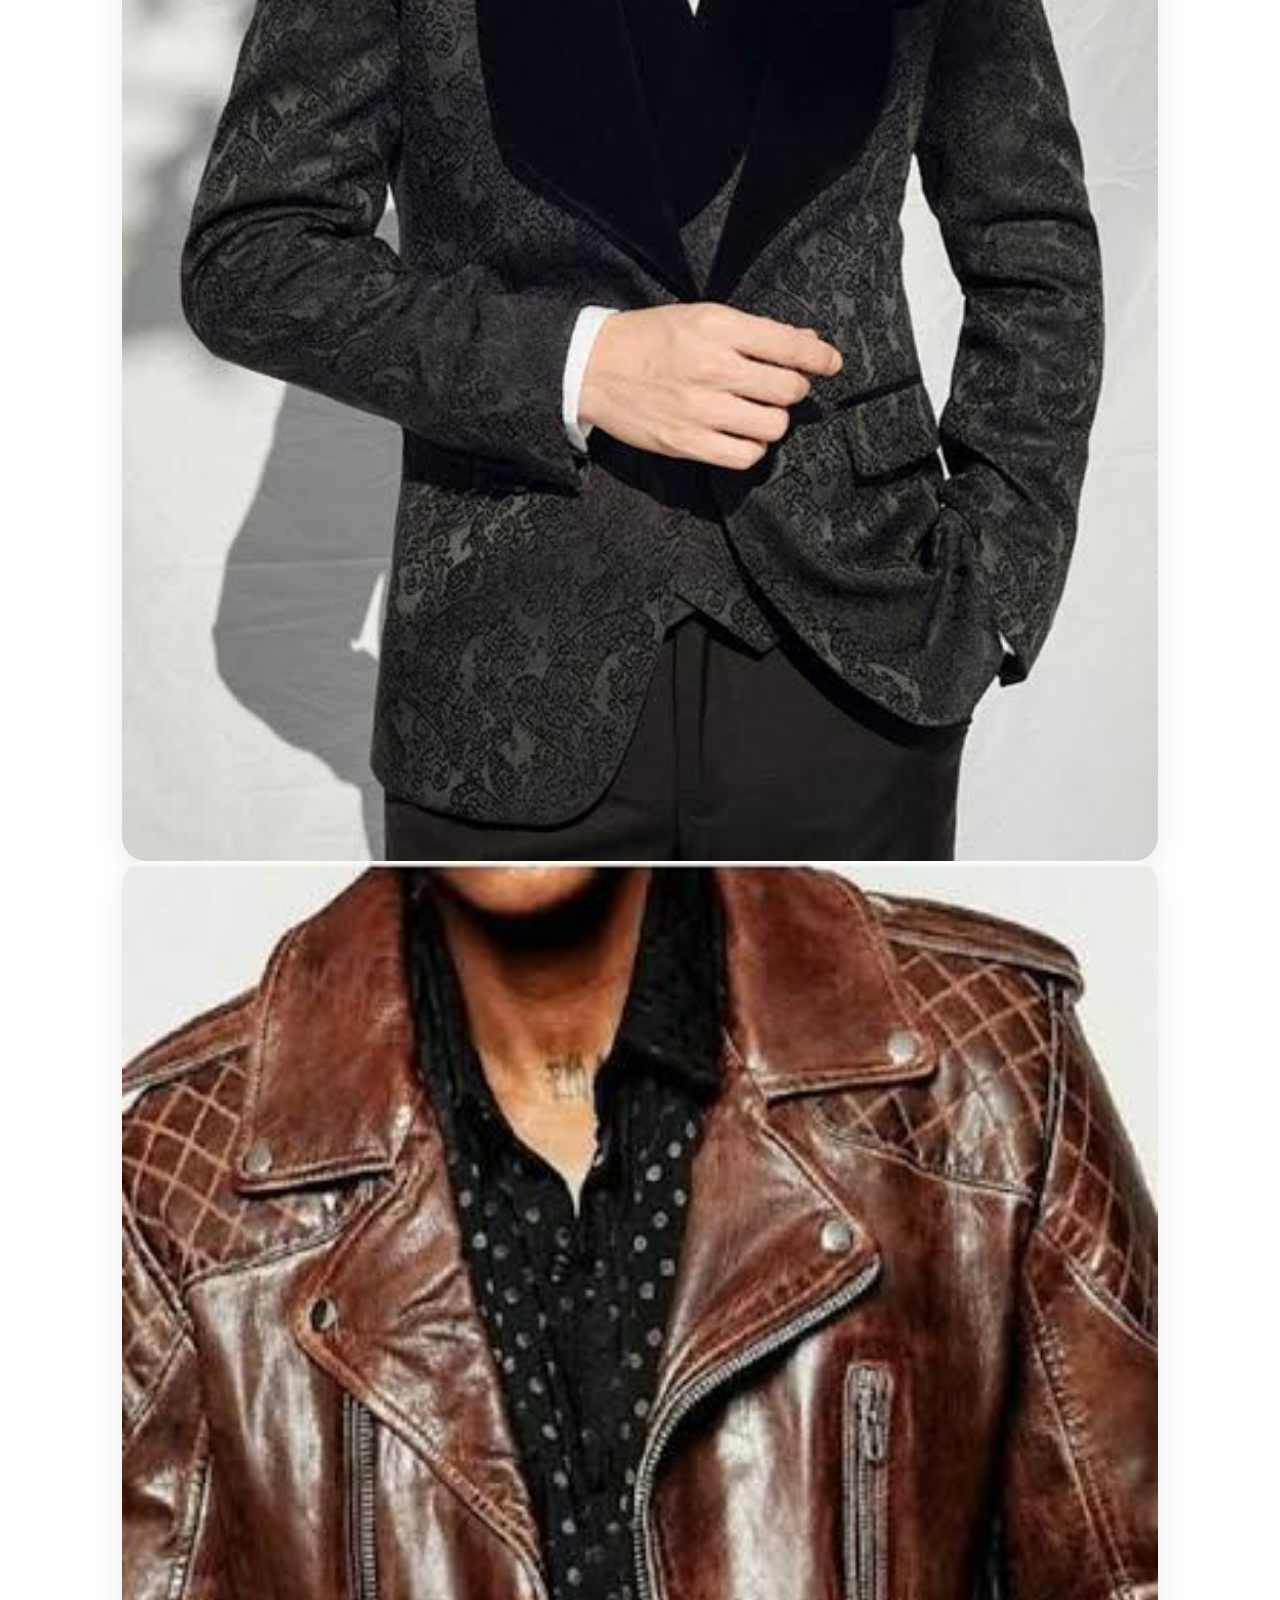
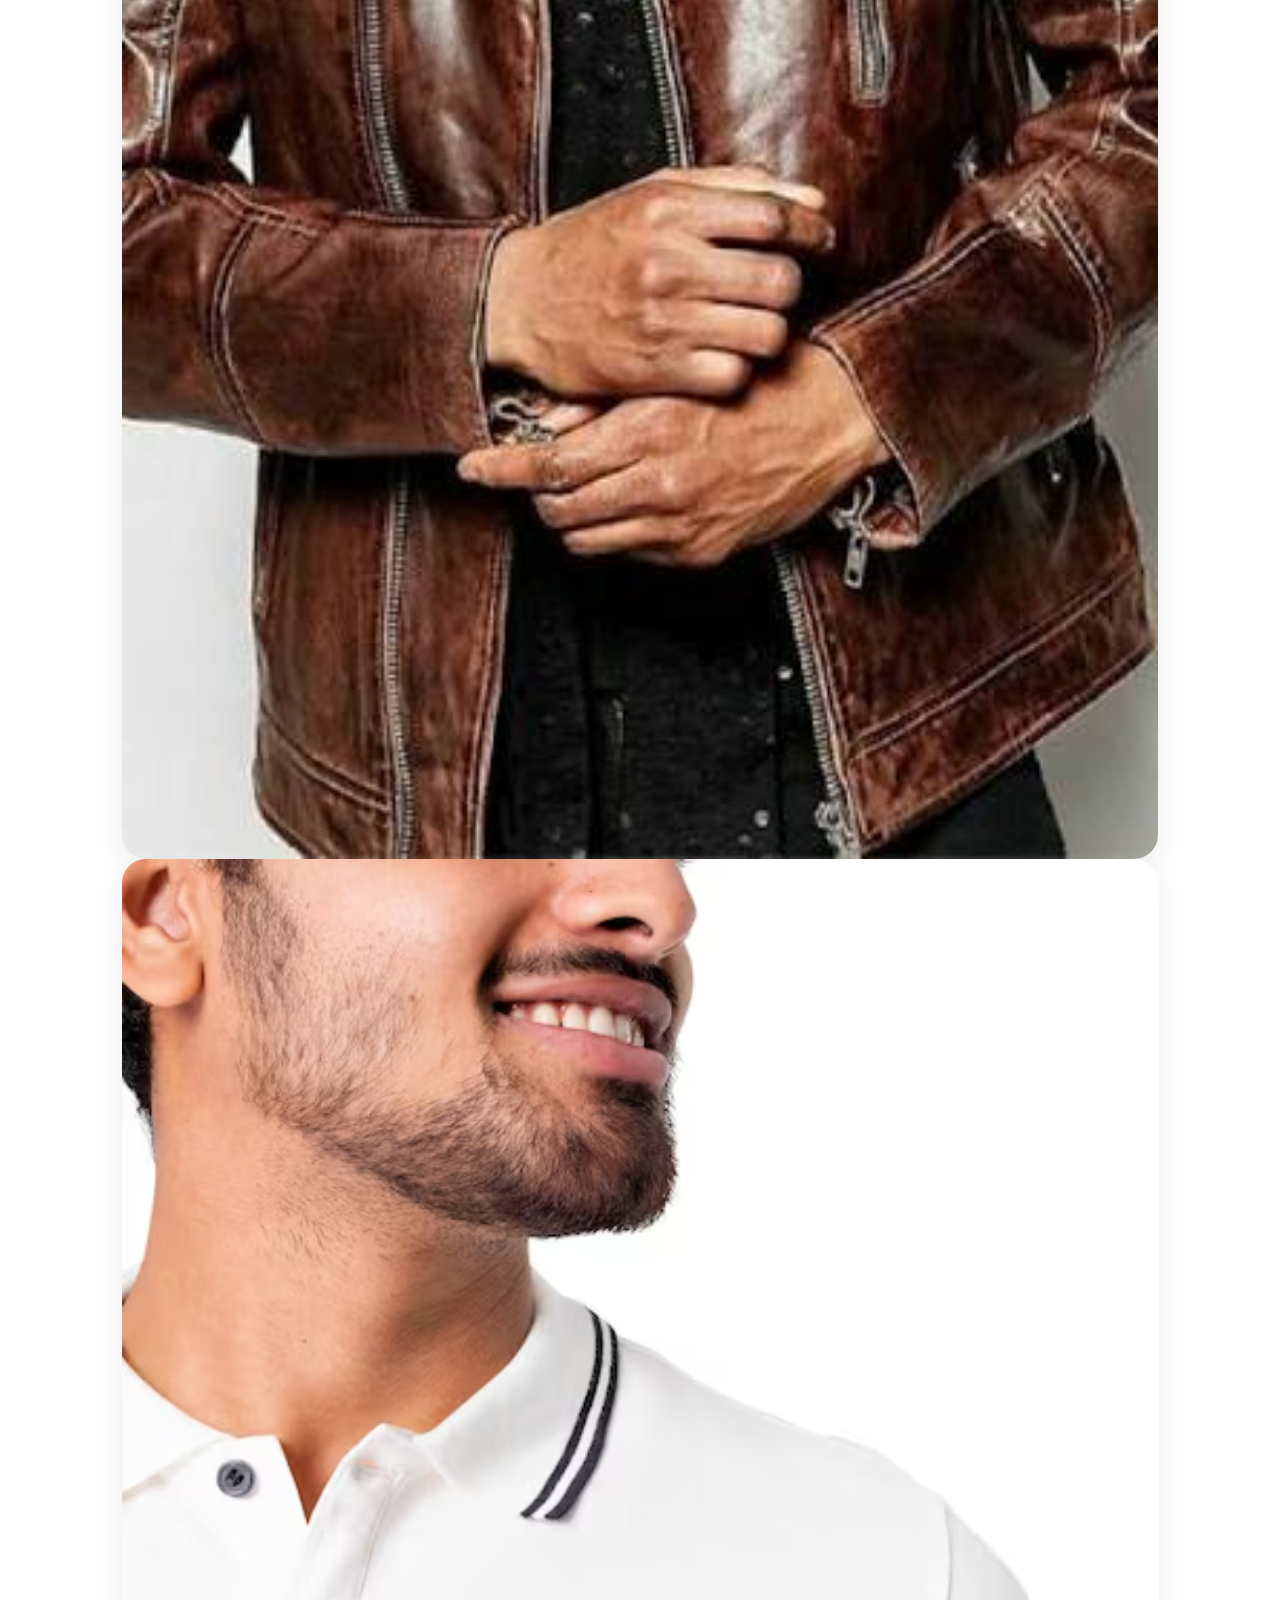
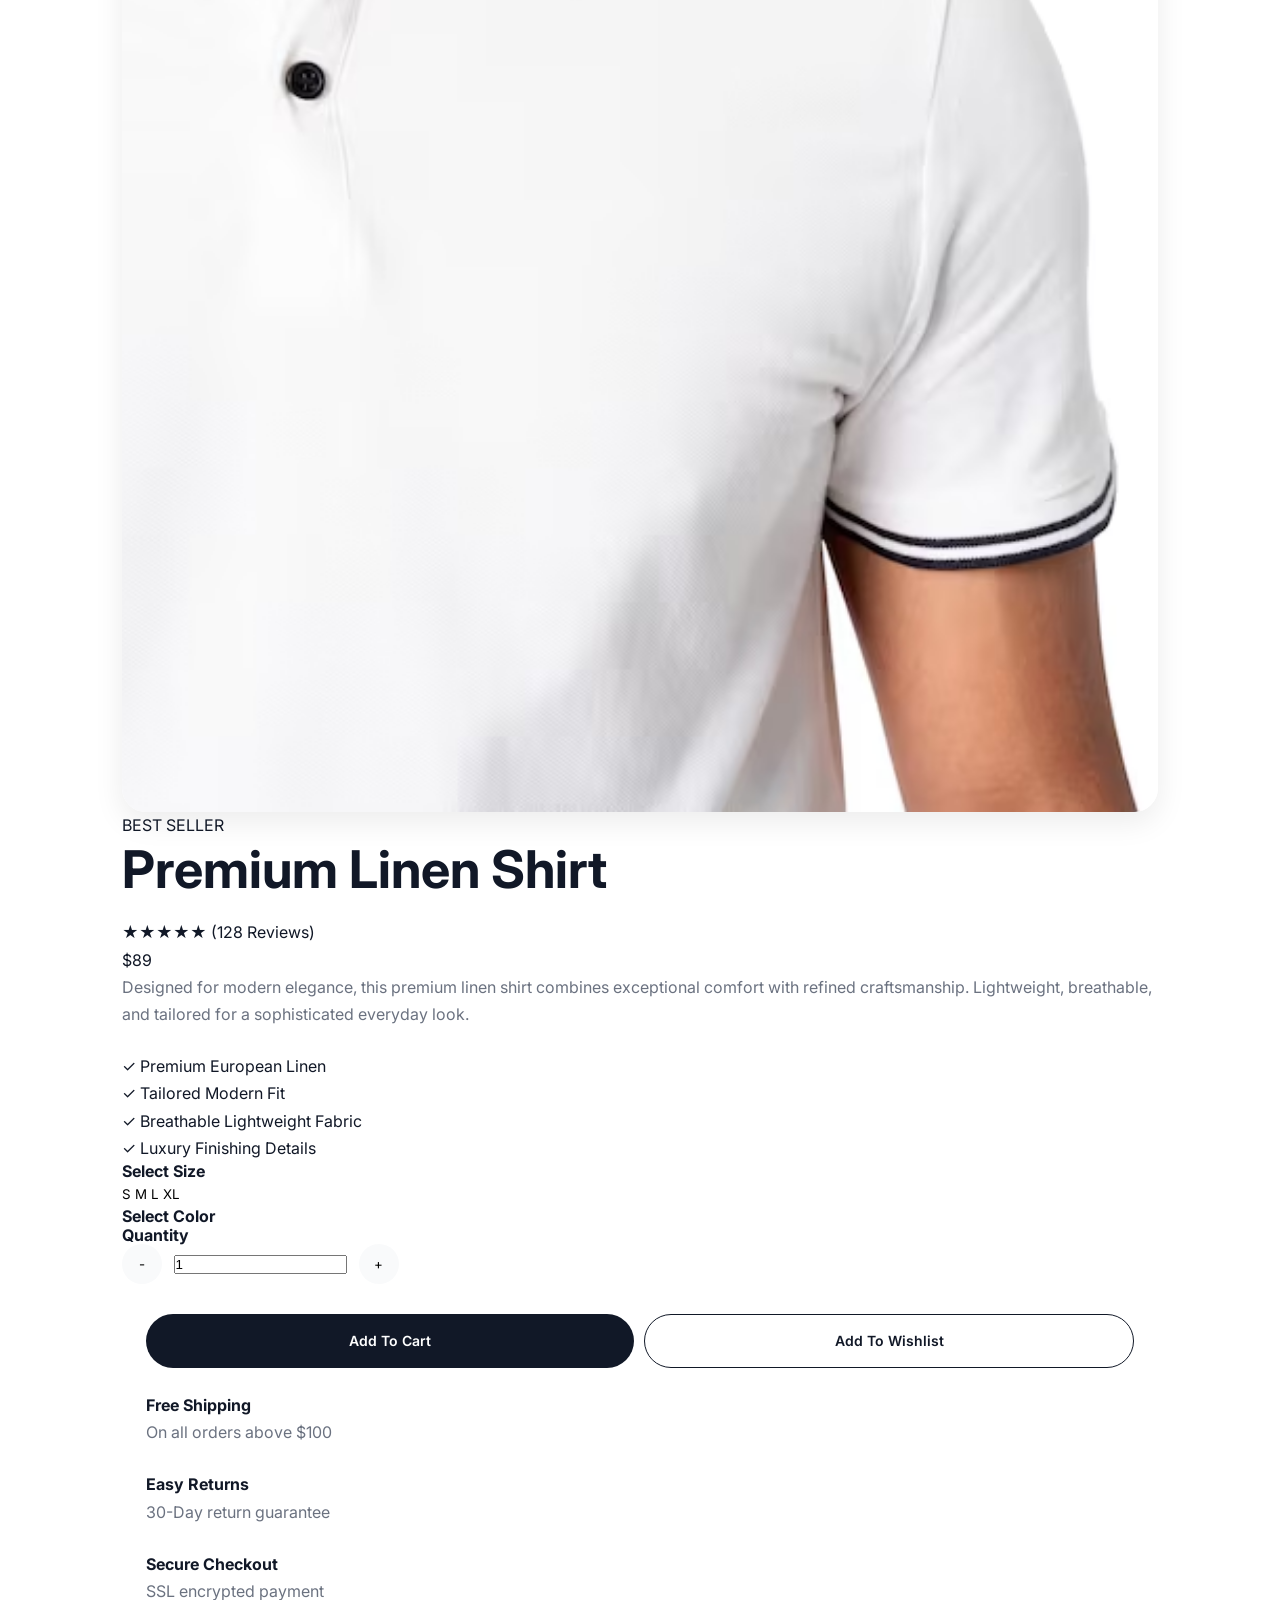
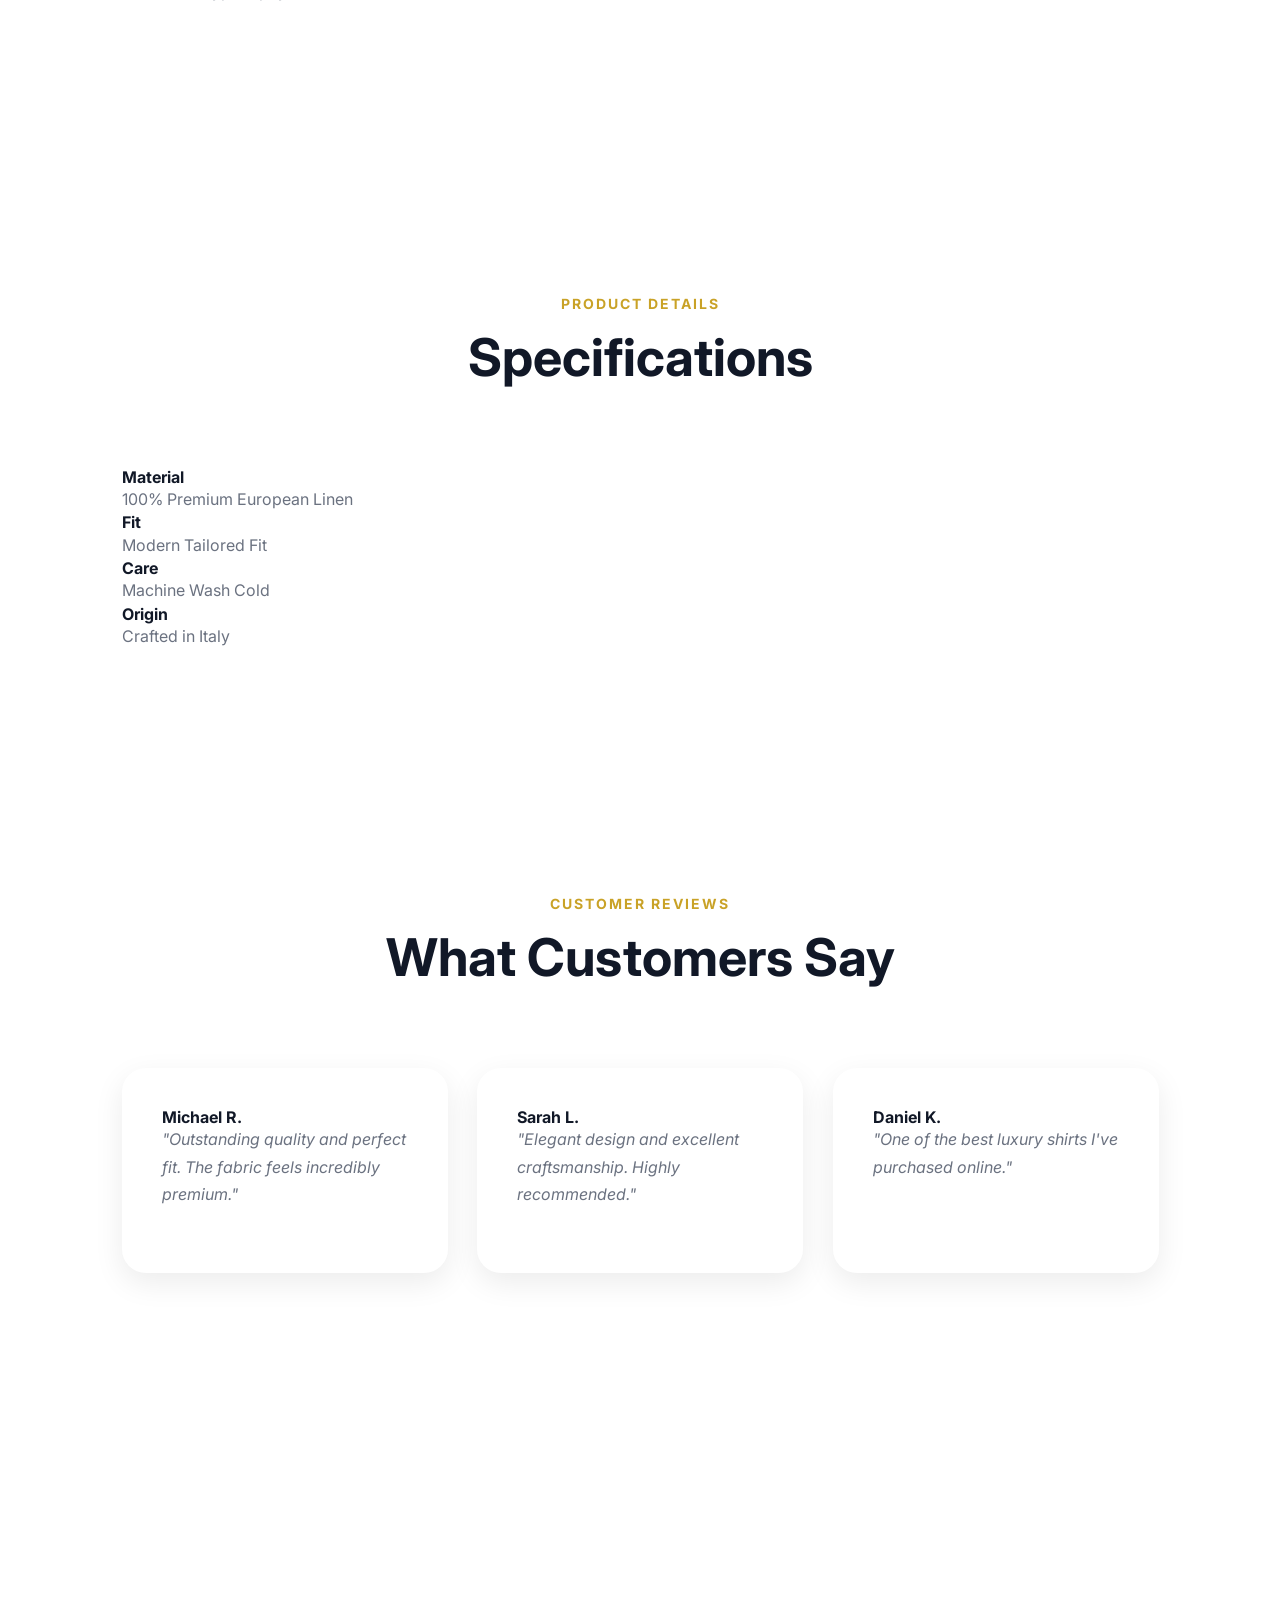
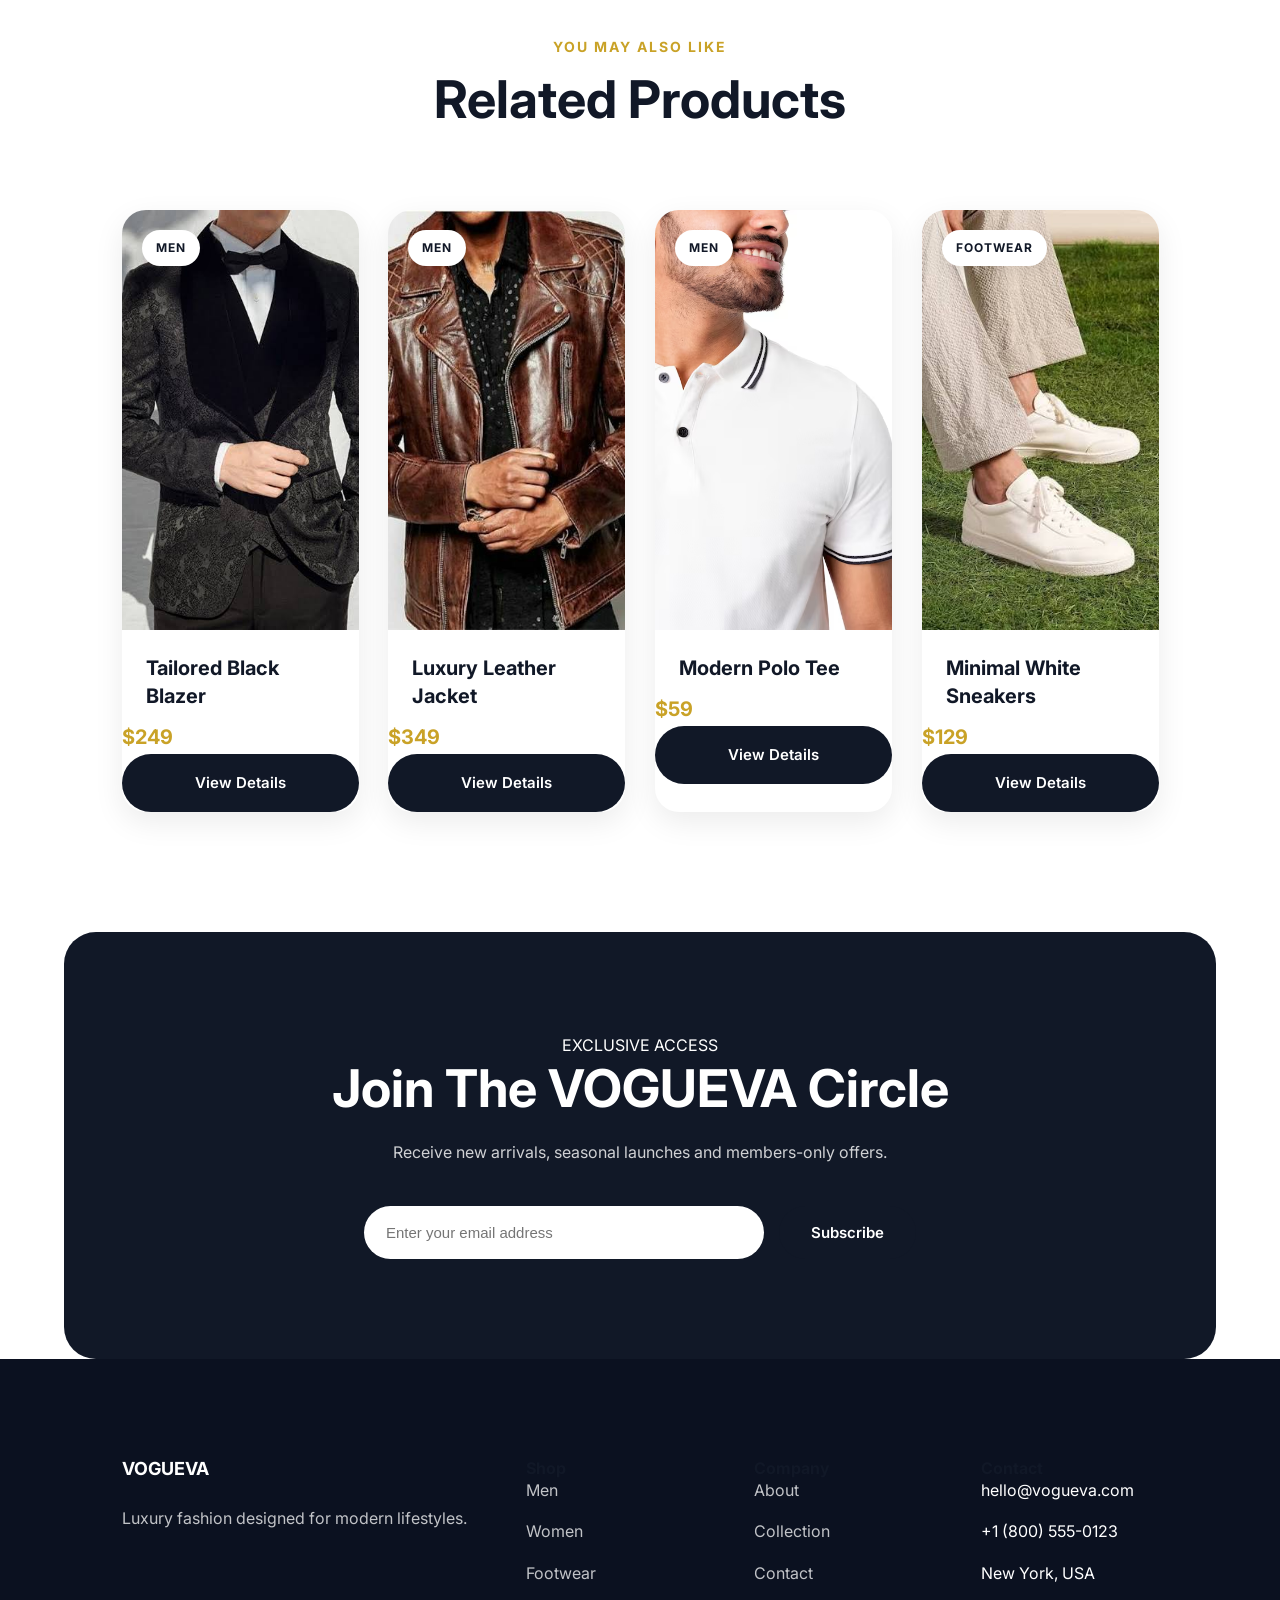
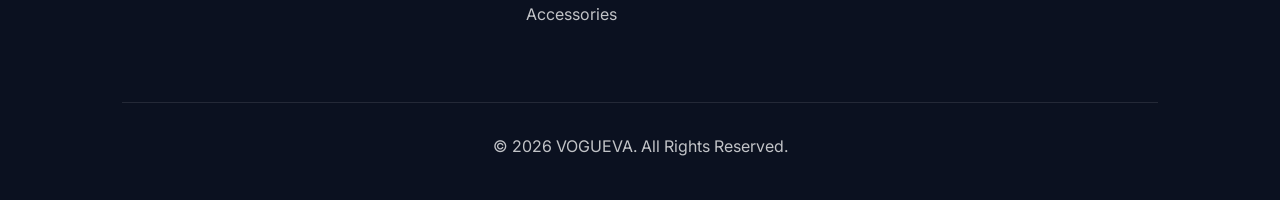
<file: product-details.html>
<!DOCTYPE html>
<html lang="en">

<head>

    <meta charset="UTF-8">

    <meta name="viewport"
          content="width=device-width, initial-scale=1.0">

    <title>
        Premium Linen Shirt | VOGUEVA
    </title>

    <meta name="description"
          content="Luxury fashion crafted with premium materials and timeless design.">

    <!-- Google Fonts -->

    <link href="https://fonts.googleapis.com/css2?family=Inter:wght@300;400;500;600;700&family=Poppins:wght@400;500;600;700;800&display=swap"
          rel="stylesheet">

    <!-- AOS -->

    <link rel="stylesheet"
          href="https://unpkg.com/aos@2.3.4/dist/aos.css">

    <!-- Styles -->

    <link rel="stylesheet"
          href="css/style.css">

    <link rel="stylesheet"
          href="css/animations.css">

    <link rel="stylesheet"
          href="css/responsive.css">

</head>

<body>

    <!-- Scroll Progress -->

    <div class="progress-bar"></div>

    <!-- Header -->

    <header class="header">

        <div class="container">

            <div class="logo">

                <a href="index.html">
                    VOGUEVA
                </a>

            </div>

            <nav class="navbar">

                <ul>

                    <li>
                        <a href="index.html">
                            Home
                        </a>
                    </li>

                    <li>
                        <a href="products.html"
                           class="active">
                            Shop
                        </a>
                    </li>

                    <li>
                        <a href="about.html">
                            About
                        </a>
                    </li>

                    <li>
                        <a href="contact.html">
                            Contact
                        </a>
                    </li>

                </ul>

            </nav>

            <div class="header-icons">

                <button class="icon-btn">
                    ♡
                </button>

                <button class="icon-btn cart-button">

    🛒

    <span class="cart-count">
        0
    </span>

</button>

                <button class="mobile-menu">
                    ☰
                </button>

            </div>

        </div>

    </header>

    <!-- Breadcrumb -->

    <div class="breadcrumb">

        <a href="index.html">
            Home
        </a>

        <span>/</span>

        <a href="products.html">
            Shop
        </a>

        <span>/</span>

        <span>
            Premium Linen Shirt
        </span>

    </div>

    <!-- Product Details -->

    <section class="product-details">

        <div class="container">

            <div class="product-layout">

                <!-- Product Gallery -->

                <div class="product-gallery"
                     data-aos="fade-right">

                    <div class="main-product-image">

                        <img src="assets/products/product01.jpg"
                             alt="Premium Linen Shirt">

                    </div>

                    <div class="thumbnail-gallery">

                        <img src="assets/products/product01.jpg"
                             alt="Product View 1">

                        <img src="assets/products/product02.jpg"
                             alt="Product View 2">

                        <img src="assets/products/product03.jpg"
                             alt="Product View 3">

                        <img src="assets/products/product04.jpg"
                             alt="Product View 4">

                    </div>

                </div>

                <!-- Product Info -->

                <div class="product-info"
                     data-aos="fade-left">

                    <span class="product-badge">

                        BEST SELLER

                    </span>

                    <h1>

                        Premium Linen Shirt

                    </h1>

                    <div class="product-rating-large">

                        ★★★★★

                        <span>
                            (128 Reviews)
                        </span>

                    </div>

                    <div class="product-price">

                        $89

                    </div>

                    <p class="product-description">

                        Designed for modern elegance,
                        this premium linen shirt combines
                        exceptional comfort with refined
                        craftsmanship. Lightweight,
                        breathable, and tailored for a
                        sophisticated everyday look.

                    </p>

                    <!-- Product Features -->

                    <ul class="product-features">

                        <li>
                            ✓ Premium European Linen
                        </li>

                        <li>
                            ✓ Tailored Modern Fit
                        </li>

                        <li>
                            ✓ Breathable Lightweight Fabric
                        </li>

                        <li>
                            ✓ Luxury Finishing Details
                        </li>

                    </ul>

                    <!-- Size Selector -->

                    <div class="option-group">

                        <h4>
                            Select Size
                        </h4>

                        <div class="size-options">

                            <button>S</button>
                            <button>M</button>
                            <button class="active">L</button>
                            <button>XL</button>

                        </div>

                    </div>

                    <!-- Color Selector -->

                    <div class="option-group">

                        <h4>
                            Select Color
                        </h4>

                        <div class="color-options">

                            <span class="color black"></span>

                            <span class="color beige active"></span>

                            <span class="color navy"></span>

                        </div>

                    </div>

                    <!-- Quantity -->

                    <div class="option-group">

                        <h4>
                            Quantity
                        </h4>

                        <div class="quantity-selector">

                            <button>-</button>

                            <input type="text"
                                   value="1">

                            <button>+</button>

                        </div>

                    </div>

                    <!-- Actions -->

                    <div class="product-actions">

                        <a href="#"
                           class="btn btn-primary">

                            Add To Cart

                        </a>

                        <a href="#"
                           class="btn btn-outline">

                            Add To Wishlist

                        </a>

                    </div>

                                      <!-- Shipping Info -->

                    <div class="product-meta">

                        <div class="meta-item">

                            <strong>
                                Free Shipping
                            </strong>

                            <p>
                                On all orders above $100
                            </p>

                        </div>

                        <div class="meta-item">

                            <strong>
                                Easy Returns
                            </strong>

                            <p>
                                30-Day return guarantee
                            </p>

                        </div>

                        <div class="meta-item">

                            <strong>
                                Secure Checkout
                            </strong>

                            <p>
                                SSL encrypted payment
                            </p>

                        </div>

                    </div>

                </div>

            </div>

        </div>

    </section>


    <!-- Specifications -->

    <section class="product-specifications">

        <div class="container">

            <div class="section-header">

                <span>
                    PRODUCT DETAILS
                </span>

                <h2>
                    Specifications
                </h2>

            </div>

            <div class="spec-grid">

                <div class="spec-card">

                    <h4>
                        Material
                    </h4>

                    <p>
                        100% Premium European Linen
                    </p>

                </div>

                <div class="spec-card">

                    <h4>
                        Fit
                    </h4>

                    <p>
                        Modern Tailored Fit
                    </p>

                </div>

                <div class="spec-card">

                    <h4>
                        Care
                    </h4>

                    <p>
                        Machine Wash Cold
                    </p>

                </div>

                <div class="spec-card">

                    <h4>
                        Origin
                    </h4>

                    <p>
                        Crafted in Italy
                    </p>

                </div>

            </div>

        </div>

    </section>


    <!-- Reviews -->

    <section class="reviews">

        <div class="container">

            <div class="section-header">

                <span>
                    CUSTOMER REVIEWS
                </span>

                <h2>
                    What Customers Say
                </h2>

            </div>

            <div class="testimonial-slider">

                <div class="testimonial">

                    <h4>
                        Michael R.
                    </h4>

                    <p>

                        "Outstanding quality and
                        perfect fit. The fabric feels
                        incredibly premium."

                    </p>

                </div>

                <div class="testimonial">

                    <h4>
                        Sarah L.
                    </h4>

                    <p>

                        "Elegant design and excellent
                        craftsmanship. Highly
                        recommended."

                    </p>

                </div>

                <div class="testimonial">

                    <h4>
                        Daniel K.
                    </h4>

                    <p>

                        "One of the best luxury shirts
                        I've purchased online."

                    </p>

                </div>

            </div>

        </div>

    </section>


    <!-- Related Products -->

    <section class="related-products">

        <div class="container">

            <div class="section-header">

                <span>
                    YOU MAY ALSO LIKE
                </span>

                <h2>
                    Related Products
                </h2>

            </div>

            <div class="product-grid">

                <div class="product-card">

                    <img src="assets/products/product02.jpg"
                         alt="Black Blazer">

                    <span class="product-category">
                        Men
                    </span>

                    <h3>
                        Tailored Black Blazer
                    </h3>

                    <p class="price">
                        $249
                    </p>

                    <a href="product-details.html"
                       class="btn btn-primary">

                        View Details

                    </a>

                </div>

                <div class="product-card">

                    <img src="assets/products/product03.jpg"
                         alt="Leather Jacket">

                    <span class="product-category">
                        Men
                    </span>

                    <h3>
                        Luxury Leather Jacket
                    </h3>

                    <p class="price">
                        $349
                    </p>

                    <a href="product-details.html"
                       class="btn btn-primary">

                        View Details

                    </a>

                </div>

                <div class="product-card">

                    <img src="assets/products/product04.jpg"
                         alt="Polo Tee">

                    <span class="product-category">
                        Men
                    </span>

                    <h3>
                        Modern Polo Tee
                    </h3>

                    <p class="price">
                        $59
                    </p>

                    <a href="product-details.html"
                       class="btn btn-primary">

                        View Details

                    </a>

                </div>

                <div class="product-card">

                    <img src="assets/products/product09.jpg"
                         alt="Sneakers">

                    <span class="product-category">
                        Footwear
                    </span>

                    <h3>
                        Minimal White Sneakers
                    </h3>

                    <p class="price">
                        $129
                    </p>

                    <a href="product-details.html"
                       class="btn btn-primary">

                        View Details

                    </a>

                </div>

            </div>

        </div>

    </section>


    <!-- Newsletter -->

    <section class="newsletter">

        <div class="container">

            <span class="section-label">
                EXCLUSIVE ACCESS
            </span>

            <h2>
                Join The VOGUEVA Circle
            </h2>

            <p>
                Receive new arrivals,
                seasonal launches and
                members-only offers.
            </p>

            <form>

                <input type="email"
                       placeholder="Enter your email address">

                <button type="submit"
                        class="btn btn-primary">

                    Subscribe

                </button>

            </form>

        </div>

    </section>


    <!-- Footer -->

    <footer class="footer">

        <div class="container">

            <div class="footer-grid">

                <div class="footer-column">

                    <h3>
                        VOGUEVA
                    </h3>

                    <p>

                        Luxury fashion designed
                        for modern lifestyles.

                    </p>

                </div>

                <div class="footer-column">

                    <h4>
                        Shop
                    </h4>

                    <ul>

                        <li><a href="#">Men</a></li>
                        <li><a href="#">Women</a></li>
                        <li><a href="#">Footwear</a></li>
                        <li><a href="#">Accessories</a></li>

                    </ul>

                </div>

                <div class="footer-column">

                    <h4>
                        Company
                    </h4>

                    <ul>

                        <li>
                            <a href="about.html">
                                About
                            </a>
                        </li>

                        <li>
                            <a href="products.html">
                                Collection
                            </a>
                        </li>

                        <li>
                            <a href="contact.html">
                                Contact
                            </a>
                        </li>

                    </ul>

                </div>

                <div class="footer-column">

                    <h4>
                        Contact
                    </h4>

                    <ul>

                        <li>
                            hello@vogueva.com
                        </li>

                        <li>
                            +1 (800) 555-0123
                        </li>

                        <li>
                            New York, USA
                        </li>

                    </ul>

                </div>

            </div>

            <div class="footer-bottom">

                <p>
                    © 2026 VOGUEVA.
                    All Rights Reserved.
                </p>

            </div>

        </div>

    </footer>


    <!-- AOS -->

    <script src="https://unpkg.com/aos@2.3.4/dist/aos.js"></script>

    <script>

        AOS.init({

            duration: 1000,
            once: true

        });

    </script>

    <!-- GSAP -->

    <script src="https://cdnjs.cloudflare.com/ajax/libs/gsap/3.12.5/gsap.min.js"></script>

    <!-- Website Scripts -->

     <script src="js/main.js"></script>
    <script src="js/animations.js"></script>
    <script src="js/cart.js"></script>

</body>
</html>
</file>
<file: css/style.css>
/* ========================================
   VOGUEVA - STYLE.CSS
   SECTION 1
   Foundation + Header + Hero
======================================== */


/* ========================================
   GOOGLE FONTS
======================================== */

@import url('https://fonts.googleapis.com/css2?family=Inter:wght@300;400;500;600;700;800;900&display=swap');


/* ========================================
   ROOT VARIABLES
======================================== */

:root {

    --primary: #111827;

    --secondary: #C9A227;

    --light: #F9FAFB;

    --white: #FFFFFF;

    --gray: #6B7280;

    --border: #E5E7EB;

    --radius: 20px;

    --radius-sm: 12px;

    --shadow:
        0 10px 30px rgba(0,0,0,.08);

    --shadow-lg:
        0 20px 60px rgba(0,0,0,.12);

    --transition:
        all .35s ease;
}


/* ========================================
   RESET
======================================== */

* {

    margin: 0;

    padding: 0;

    box-sizing: border-box;
}

html {

    scroll-behavior: smooth;
}

body {

    font-family: 'Inter', sans-serif;

    color: var(--primary);

    background: var(--white);

    overflow-x: hidden;

    line-height: 1.7;
}

img {

    width: 100%;

    display: block;
}

a {

    text-decoration: none;

    color: inherit;
}

ul {

    list-style: none;
}

button {

    border: none;

    background: none;

    cursor: pointer;

    font-family: inherit;
}


/* ========================================
   CONTAINER
======================================== */

.container {

    width: 100%;

    max-width: 1400px;

    margin: 0 auto;

    padding: 0 5%;
}

section {

    padding: 120px 5%;
}


/* ========================================
   TYPOGRAPHY
======================================== */

h1,
h2,
h3,
h4,
h5 {

    font-weight: 700;

    line-height: 1.15;

    color: var(--primary);
}

p {

    color: var(--gray);
}

.section-header {

    text-align: center;

    margin-bottom: 80px;
}

.section-header span {

    display: inline-block;

    color: var(--secondary);

    font-size: 14px;

    font-weight: 700;

    letter-spacing: 2px;

    text-transform: uppercase;

    margin-bottom: 12px;
}

.section-header h2 {

    font-size: 52px;

    margin-bottom: 20px;
}

.section-header p {

    max-width: 650px;

    margin: auto;
}


/* ========================================
   BUTTONS
======================================== */

.btn {

    display: inline-flex;

    align-items: center;

    justify-content: center;

    padding: 16px 32px;

    border-radius: 999px;

    font-size: 15px;

    font-weight: 600;

    transition: var(--transition);
}

.btn-primary {

    background: var(--primary);

    color: var(--white);
}

.btn-primary:hover {

    background: #000;

    transform: translateY(-3px);
}

.btn-outline {

    border: 1px solid var(--primary);

    color: var(--primary);

    background: transparent;
}

.btn-outline:hover {

    background: var(--primary);

    color: var(--white);

    transform: translateY(-3px);
}


/* ========================================
   HEADER
======================================== */

.header {

    position: fixed;

    top: 0;

    left: 0;

    width: 100%;

    background: rgba(255,255,255,.95);

    backdrop-filter: blur(14px);

    z-index: 1000;

    border-bottom: 1px solid rgba(0,0,0,.05);
}

.header .container {

    height: 85px;

    display: flex;

    align-items: center;

    justify-content: space-between;
}


/* ========================================
   LOGO
======================================== */

.logo a {

    font-size: 28px;

    font-weight: 800;

    letter-spacing: 5px;

    color: var(--primary);
}


/* ========================================
   NAVIGATION
======================================== */

.navbar ul {

    display: flex;

    gap: 40px;
}

.navbar a {

    position: relative;

    font-size: 15px;

    font-weight: 600;

    transition: var(--transition);
}

.navbar a:hover {

    color: var(--secondary);
}

.navbar a::after {

    content: '';

    position: absolute;

    left: 0;

    bottom: -6px;

    width: 0;

    height: 2px;

    background: var(--secondary);

    transition: var(--transition);
}

.navbar a:hover::after {

    width: 100%;
}

.navbar a.active {

    color: var(--secondary);
}

.navbar a.active::after {

    width: 100%;
}


/* ========================================
   HEADER ICONS
======================================== */

.header-icons {

    display: flex;

    align-items: center;

    gap: 16px;
}

.icon-btn {

    position: relative;

    font-size: 22px;

    transition: var(--transition);
}

.icon-btn:hover {

    transform: translateY(-2px);
}

.cart-count {

    position: absolute;

    top: -8px;

    right: -8px;

    width: 20px;

    height: 20px;

    border-radius: 50%;

    background: var(--secondary);

    color: white;

    font-size: 11px;

    font-weight: 700;

    display: flex;

    align-items: center;

    justify-content: center;
}


/* ========================================
   MOBILE MENU
======================================== */

.mobile-menu {

    display: none;

    font-size: 24px;
}


/* ========================================
   HERO
======================================== */

.hero {

    display: grid;

    grid-template-columns: 1fr 1fr;

    align-items: center;

    gap: 80px;

    min-height: 100vh;
}

.hero-label {

    display: inline-block;

    color: var(--secondary);

    font-size: 13px;

    font-weight: 700;

    letter-spacing: 2px;

    text-transform: uppercase;

    margin-bottom: 20px;
}

.hero h1 {

    font-size: 72px;

    margin-bottom: 24px;
}

.hero p {

    max-width: 600px;

    margin-bottom: 40px;

    font-size: 18px;
}

.hero-buttons {

    display: flex;

    gap: 18px;

    flex-wrap: wrap;
}

.hero-image img {

    border-radius: 28px;

    box-shadow: var(--shadow-lg);

    object-fit: cover;
}


/* ========================================
   BREADCRUMB
======================================== */

.breadcrumb {

    margin-top: 85px;

    padding: 18px 5%;

    background: #F5F5F5;

    color: var(--gray);

    font-size: 14px;
}

/* ========================================
   SECTION 2
   Categories + Products + Story +
   Features + Statistics + Testimonials +
   Instagram Gallery
======================================== */


/* ========================================
   CATEGORIES
======================================== */

.category-grid {

    display: grid;

    grid-template-columns: repeat(3, 1fr);

    gap: 30px;
}

.category-card {

    position: relative;

    overflow: hidden;

    border-radius: 24px;

    cursor: pointer;

    box-shadow: var(--shadow);

    transition: var(--transition);
}

.category-card:hover {

    transform: translateY(-10px);
}

.category-card img {

    width: 100%;

    height: 520px;

    object-fit: cover;

    transition: transform .6s ease;
}

.category-card:hover img {

    transform: scale(1.08);
}

.category-overlay {

    position: absolute;

    inset: 0;

    background:
        linear-gradient(
            to top,
            rgba(0,0,0,.65),
            rgba(0,0,0,.15)
        );

    display: flex;

    align-items: flex-end;

    padding: 40px;
}

.category-overlay h3 {

    color: white;

    font-size: 32px;

    margin-bottom: 10px;
}

.category-overlay p {

    color: rgba(255,255,255,.85);
}


/* ========================================
   PRODUCTS
======================================== */

.product-grid {

    display: grid;

    grid-template-columns: repeat(4, 1fr);

    gap: 30px;
}

.product-card {

    background: white;

    border-radius: 24px;

    overflow: hidden;

    box-shadow: var(--shadow);

    transition: var(--transition);

    display: flex;

    flex-direction: column;

    position: relative;

    height: 100%;
}

.product-card:hover {

    transform: translateY(-10px);

    box-shadow:
        0 25px 60px rgba(0,0,0,.12);
}

.product-card img {

    width: 100%;

    height: 420px;

    object-fit: cover;

    display: block;
}

.product-category {

    position: absolute;

    top: 20px;

    left: 20px;

    background: white;

    color: var(--primary);

    padding: 8px 14px;

    border-radius: 999px;

    font-size: 12px;

    font-weight: 700;

    text-transform: uppercase;

    letter-spacing: 1px;

    box-shadow:
        0 5px 15px rgba(0,0,0,.08);
}

.product-card h3 {

    font-size: 20px;

    padding: 24px 24px 10px;

    line-height: 1.4;
}

.product-rating {

    color: #f5b301;

    padding: 0 24px;

    font-size: 15px;

    margin-bottom: 10px;
}

.product-meta {

    padding: 0 24px 20px;
}

.price {

    color: var(--secondary);

    font-size: 20px;

    font-weight: 700;
}

.product-actions {

    display: flex;

    gap: 10px;

    padding: 0 24px 24px;

    margin-top: auto;
}

.product-actions .btn {

    flex: 1;

    text-align: center;

    padding: 14px 16px;

    font-size: 14px;
}


/* ========================================
   STORY SECTION
======================================== */

.story {

    display: grid;

    grid-template-columns: 1fr 1fr;

    gap: 80px;

    align-items: center;
}

.story-image img {

    border-radius: 28px;

    box-shadow: var(--shadow-lg);
}

.story-content span {

    color: var(--secondary);

    font-weight: 700;

    letter-spacing: 2px;

    text-transform: uppercase;

    font-size: 14px;
}

.story-content h2 {

    font-size: 52px;

    margin: 18px 0 25px;
}

.story-content p {

    margin-bottom: 22px;
}


/* ========================================
   FEATURES
======================================== */

.features {

    display: grid;

    grid-template-columns: repeat(4, 1fr);

    gap: 30px;
}

.feature-card {

    text-align: center;

    background: white;

    padding: 40px 30px;

    border-radius: 24px;

    box-shadow: var(--shadow);

    transition: var(--transition);
}

.feature-card:hover {

    transform: translateY(-10px);
}

.feature-icon {

    font-size: 42px;

    margin-bottom: 20px;
}

.feature-card h3 {

    margin-bottom: 12px;

    font-size: 22px;
}


/* ========================================
   STATISTICS
======================================== */

.stats {

    background: #111827;

    color: white;
}

.stats .container {

    display: grid;

    grid-template-columns: repeat(4, 1fr);

    gap: 30px;
}

.stat-card {

    text-align: center;

    padding: 40px 20px;
}

.stat-card h2 {

    font-size: 56px;

    color: var(--secondary);

    margin-bottom: 12px;
}

.stat-card p {

    color: rgba(255,255,255,.8);
}


/* ========================================
   TESTIMONIALS
======================================== */

.testimonial-slider {

    display: flex;

    gap: 30px;
}

.testimonial {

    flex: 1;

    background: white;

    padding: 40px;

    border-radius: 24px;

    box-shadow: var(--shadow);
}

.testimonial-rating {

    color: #f5b301;

    margin-bottom: 18px;
}

.testimonial p {

    margin-bottom: 25px;

    font-style: italic;
}

.testimonial-author {

    display: flex;

    align-items: center;

    gap: 15px;
}

.testimonial-author img {

    width: 60px;

    height: 60px;

    border-radius: 50%;

    object-fit: cover;
}

.testimonial-author h4 {

    font-size: 16px;
}

.testimonial-author span {

    color: var(--gray);

    font-size: 14px;
}


/* ========================================
   INSTAGRAM GALLERY
======================================== */

.gallery-grid {

    display: grid;

    grid-template-columns: repeat(3, 1fr);

    gap: 20px;
}

.gallery-grid img {

    width: 100%;

    height: 350px;

    object-fit: cover;

    border-radius: 20px;

    transition: var(--transition);

    cursor: pointer;
}

.gallery-grid img:hover {

    transform: scale(1.03);
}


/* ========================================
   SECTION SPACING HELPERS
======================================== */

.bg-light {

    background: var(--light);
}

.bg-dark {

    background: var(--primary);

    color: white;
}

/* ========================================
   SECTION 3
   Newsletter + Footer +
   Products Page +
   Product Details +
   About +
   Contact +
   Utilities
======================================== */


/* ========================================
   NEWSLETTER
======================================== */

.newsletter {

    background: var(--primary);

    color: white;

    text-align: center;

    padding: 100px 60px;

    border-radius: 32px;

    margin: 0 5%;
}

.newsletter h2 {

    color: white;

    font-size: 52px;

    margin-bottom: 20px;
}

.newsletter p {

    color: rgba(255,255,255,.8);

    max-width: 650px;

    margin: 0 auto 40px;
}

.newsletter form {

    display: flex;

    justify-content: center;

    gap: 15px;

    flex-wrap: wrap;
}

.newsletter input {

    width: 400px;

    max-width: 100%;

    padding: 18px 22px;

    border: none;

    border-radius: 999px;

    outline: none;

    font-size: 15px;
}


/* ========================================
   FOOTER
======================================== */

.footer {

    background: #0b1120;

    color: white;

    padding: 100px 5% 40px;
}

.footer-grid {

    display: grid;

    grid-template-columns: 2fr 1fr 1fr 1fr;

    gap: 50px;

    margin-bottom: 60px;
}

.footer-logo {

    font-size: 28px;

    font-weight: 800;

    letter-spacing: 4px;

    margin-bottom: 20px;
}

.footer p {

    color: rgba(255,255,255,.75);
}

.footer h3 {

    color: white;

    margin-bottom: 25px;

    font-size: 18px;
}

.footer ul li {

    margin-bottom: 14px;
}

.footer ul li a {

    color: rgba(255,255,255,.75);

    transition: var(--transition);
}

.footer ul li a:hover {

    color: var(--secondary);
}

.footer-bottom {

    border-top: 1px solid rgba(255,255,255,.1);

    padding-top: 30px;

    text-align: center;

    color: rgba(255,255,255,.65);
}


/* ========================================
   PRODUCTS PAGE HERO
======================================== */

.products-hero {

    min-height: 70vh;

    padding-top: 140px;
}

.products-page {

    padding-top: 40px;
}


/* ========================================
   FILTER BAR
======================================== */

.filter-bar {

    display: flex;

    justify-content: center;

    gap: 15px;

    flex-wrap: wrap;

    margin-bottom: 60px;
}

.filter-btn {

    padding: 12px 24px;

    border-radius: 999px;

    border: 1px solid var(--border);

    background: white;

    cursor: pointer;

    transition: var(--transition);

    font-weight: 600;
}

.filter-btn:hover,
.filter-btn.active {

    background: var(--primary);

    color: white;

    border-color: var(--primary);
}


/* ========================================
   PRODUCT DETAILS
======================================== */

.product-details {

    padding-top: 140px;
}

.product-details-grid {

    display: grid;

    grid-template-columns: 1fr 1fr;

    gap: 80px;

    align-items: start;
}

.product-gallery img {

    border-radius: 24px;

    box-shadow: var(--shadow);
}

.product-info h1 {

    font-size: 52px;

    margin-bottom: 20px;
}

.product-info .price {

    display: block;

    font-size: 32px;

    margin-bottom: 25px;
}

.product-info p {

    margin-bottom: 25px;
}

.product-meta-list {

    margin-bottom: 30px;
}

.product-meta-list li {

    margin-bottom: 12px;
}

.quantity-selector {

    display: flex;

    align-items: center;

    gap: 12px;

    margin-bottom: 30px;
}

.quantity-selector button {

    width: 40px;

    height: 40px;

    border-radius: 50%;

    background: var(--light);
}


/* ========================================
   RELATED PRODUCTS
======================================== */

.related-products {

    margin-top: 120px;
}


/* ========================================
   ABOUT PAGE
======================================== */

.about-hero {

    min-height: 70vh;

    padding-top: 140px;
}

.about-grid {

    display: grid;

    grid-template-columns: 1fr 1fr;

    gap: 80px;

    align-items: center;
}

.about-grid img {

    border-radius: 28px;

    box-shadow: var(--shadow-lg);
}

.values-grid {

    display: grid;

    grid-template-columns: repeat(3, 1fr);

    gap: 30px;
}

.value-card {

    background: white;

    padding: 35px;

    border-radius: 24px;

    box-shadow: var(--shadow);

    text-align: center;
}

.value-card h3 {

    margin-bottom: 15px;
}


/* ========================================
   CONTACT PAGE
======================================== */

.contact-hero {

    min-height: 60vh;

    padding-top: 140px;
}

.contact-grid {

    display: grid;

    grid-template-columns: 1fr 1fr;

    gap: 60px;
}

.contact-form {

    background: white;

    padding: 40px;

    border-radius: 24px;

    box-shadow: var(--shadow);
}

.contact-form form {

    display: flex;

    flex-direction: column;

    gap: 20px;
}

.contact-form input,
.contact-form textarea {

    width: 100%;

    padding: 18px;

    border: 1px solid var(--border);

    border-radius: 14px;

    font-family: inherit;

    outline: none;
}

.contact-form textarea {

    min-height: 180px;

    resize: vertical;
}

.contact-info {

    display: flex;

    flex-direction: column;

    gap: 25px;
}

.contact-card {

    background: white;

    padding: 30px;

    border-radius: 20px;

    box-shadow: var(--shadow);
}

.contact-card h3 {

    margin-bottom: 10px;
}


/* ========================================
   MAP
======================================== */

.map-container {

    overflow: hidden;

    border-radius: 24px;

    box-shadow: var(--shadow);

    margin-top: 60px;
}

.map-container iframe {

    width: 100%;

    height: 450px;

    border: 0;
}


/* ========================================
   WHATSAPP BUTTON
======================================== */

.whatsapp-float {

    position: fixed;

    right: 25px;

    bottom: 25px;

    width: 60px;

    height: 60px;

    border-radius: 50%;

    background: #25D366;

    color: white;

    display: flex;

    align-items: center;

    justify-content: center;

    font-size: 28px;

    box-shadow:
        0 10px 25px rgba(37,211,102,.35);

    z-index: 999;

    transition: var(--transition);
}

.whatsapp-float:hover {

    transform: translateY(-5px);
}


/* ========================================
   UTILITY CLASSES
======================================== */

.text-center {

    text-align: center;
}

.mt-1 { margin-top: 10px; }
.mt-2 { margin-top: 20px; }
.mt-3 { margin-top: 30px; }
.mt-4 { margin-top: 40px; }
.mt-5 { margin-top: 50px; }

.mb-1 { margin-bottom: 10px; }
.mb-2 { margin-bottom: 20px; }
.mb-3 { margin-bottom: 30px; }
.mb-4 { margin-bottom: 40px; }
.mb-5 { margin-bottom: 50px; }


/* ========================================
   PREMIUM EFFECTS
======================================== */

.glass {

    background:
        rgba(255,255,255,.7);

    backdrop-filter: blur(20px);

    border:
        1px solid rgba(255,255,255,.2);
}

.shadow-hover {

    transition: var(--transition);
}

.shadow-hover:hover {

    box-shadow:
        0 25px 60px rgba(0,0,0,.15);
}


/* ========================================
   SCROLLBAR
======================================== */

::-webkit-scrollbar {

    width: 10px;
}

::-webkit-scrollbar-track {

    background: #f5f5f5;
}

::-webkit-scrollbar-thumb {

    background: var(--secondary);

    border-radius: 999px;
}

::-webkit-scrollbar-thumb:hover {

    background: #b8921f;
}
</file>
<file: css/animations.css>
/* ========================================
   VOGUEVA - PREMIUM ANIMATIONS
   Optimized Version
======================================== */


/* ========================================
   ANIMATION VARIABLES
======================================== */

:root {

    --ease-premium:
        cubic-bezier(0.22, 1, 0.36, 1);

}


/* ========================================
   GPU ACCELERATION
======================================== */

.hero-image img,
.product-card,
.category-card,
.feature-card,
.testimonial,
.gallery-grid img,
.btn,
.icon-btn {

    will-change:
        transform;

    transform:
        translateZ(0);
}


/* ========================================
   FLOATING HERO IMAGE
======================================== */

.hero-image img {

    animation:
        floatHero 6s ease-in-out infinite;

    transform:
        translateY(var(--parallaxY, 0px));
}

@keyframes floatHero {

    0% {
        transform:
            translateY(calc(var(--parallaxY, 0px) + 0px));
    }

    50% {
        transform:
            translateY(calc(var(--parallaxY, 0px) - 12px));
    }

    100% {
        transform:
            translateY(calc(var(--parallaxY, 0px) + 0px));
    }

}


/* ========================================
   HERO TEXT REVEAL
======================================== */

.hero-label {
    animation: fadeSlideDown .9s var(--ease-premium) forwards;
}

.hero h1 {
    animation: fadeSlideUp 1.1s var(--ease-premium) forwards;
}

.hero p {
    animation: fadeSlideUp 1.3s var(--ease-premium) forwards;
}

.hero-buttons {
    animation: fadeSlideUp 1.5s var(--ease-premium) forwards;
}

@keyframes fadeSlideUp {

    from {

        opacity: 0;

        transform:
            translateY(40px);
    }

    to {

        opacity: 1;

        transform:
            translateY(0);
    }

}

@keyframes fadeSlideDown {

    from {

        opacity: 0;

        transform:
            translateY(-30px);
    }

    to {

        opacity: 1;

        transform:
            translateY(0);
    }

}


/* ========================================
   PREMIUM BUTTON SHINE
======================================== */

.btn-primary {

    position: relative;

    overflow: hidden;
}

.btn-primary::before {

    content: '';

    position: absolute;

    top: 0;
    left: -120%;

    width: 100%;
    height: 100%;

    background:
        linear-gradient(
            90deg,
            transparent,
            rgba(255,255,255,.25),
            transparent
        );

    transition:
        left .8s ease;
}

.btn-primary:hover::before {

    left: 120%;
}


/* ========================================
   PRODUCT CARDS
======================================== */

.product-card {

    position: relative;

    overflow: hidden;
}

.product-card::after {

    content: '';

    position: absolute;

    left: 0;
    bottom: 0;

    width: 100%;
    height: 4px;

    background: var(--secondary);

    transform: scaleX(0);

    transform-origin: left;

    transition:
        transform .4s ease;
}

.product-card:hover::after {

    transform: scaleX(1);
}

.product-card:hover {

    transform:
        translateY(-10px);

    box-shadow:
        0 25px 50px rgba(0,0,0,.12);
}

.product-card img {

    transition:
        transform .6s ease;
}

.product-card:hover img {

    transform:
        scale(1.08);
}


/* ========================================
   CATEGORY CARDS
======================================== */

.category-card {

    position: relative;

    overflow: hidden;
}

.category-card::before {

    content: '';

    position: absolute;

    inset: 0;

    background:
        linear-gradient(
            rgba(0,0,0,0),
            rgba(0,0,0,.60)
        );

    opacity: .75;

    z-index: 1;

    transition:
        opacity .4s ease;
}

.category-card:hover::before {

    opacity: 1;
}

.category-card:hover {

    transform:
        translateY(-8px);
}

.category-card .overlay {

    z-index: 2;
}

.category-card h3 {

    transition:
        transform .4s ease;
}

.category-card:hover h3 {

    transform:
        translateY(-6px);
}


/* ========================================
   FEATURE CARDS
======================================== */

.feature-card:hover {

    transform:
        translateY(-8px);

    box-shadow:
        0 20px 40px rgba(0,0,0,.10);
}


/* ========================================
   STATS
======================================== */

.stat-card {

    position: relative;

    overflow: hidden;
}

.stat-card::before {

    content: '';

    position: absolute;

    width: 180px;
    height: 180px;

    top: -80px;
    right: -80px;

    border-radius: 50%;

    background:
        rgba(201,162,39,.08);
}

.stat-card:hover {

    transform:
        translateY(-6px);
}


/* ========================================
   TESTIMONIALS
======================================== */

.testimonial {

    transition:
        transform .4s ease,
        box-shadow .4s ease;
}

.testimonial:hover {

    transform:
        translateY(-8px);

    box-shadow:
        0 20px 40px rgba(0,0,0,.10);
}


/* ========================================
   GALLERY
======================================== */

.gallery-grid img {

    cursor: pointer;

    transition:
        transform .5s ease,
        filter .5s ease;
}

@media (hover:hover) {

    .gallery-grid:hover img {

        filter:
            brightness(.7);
    }

    .gallery-grid img:hover {

        filter:
            brightness(1);

        transform:
            scale(1.05);
    }

}


/* ========================================
   NAVIGATION
======================================== */

.navbar a:hover {

    color:
        var(--secondary);
}


/* ========================================
   ICONS
======================================== */

.icon-btn {

    transition:
        transform .3s ease,
        color .3s ease;
}

.icon-btn:hover {

    color:
        var(--secondary);

    transform:
        scale(1.15);
}


/* ========================================
   NEWSLETTER
======================================== */

.newsletter input {

    transition:
        box-shadow .3s ease,
        transform .3s ease;
}

.newsletter input:focus {

    outline: none;

    transform:
        translateY(-2px);

    box-shadow:
        0 0 0 4px rgba(201,162,39,.25);
}


/* ========================================
   FOOTER LINKS
======================================== */

.footer-grid a {

    position: relative;
}

.footer-grid a::after {

    content: '';

    position: absolute;

    left: 0;
    bottom: -2px;

    width: 0;

    height: 1px;

    background:
        var(--secondary);

    transition:
        width .4s ease;
}

.footer-grid a:hover {

    color:
        var(--secondary);
}

.footer-grid a:hover::after {

    width: 100%;
}


/* ========================================
   REVEAL ANIMATION
======================================== */

.reveal {

    opacity: 0;

    transform:
        translateY(40px);

    transition:
        opacity .8s ease,
        transform .8s ease;
}

.reveal.active {

    opacity: 1;

    transform:
        translateY(0);
}


/* ========================================
   PAGE LOAD
======================================== */

body {

    animation:
        pageFade .5s ease;
}

@keyframes pageFade {

    from {
        opacity: 0;
    }

    to {
        opacity: 1;
    }

}


/* ========================================
   SHIMMER EFFECT
======================================== */

.shimmer {

    background:
        linear-gradient(
            90deg,
            transparent,
            rgba(201,162,39,.25),
            transparent
        );

    background-size:
        200% 100%;

    animation:
        shimmerMove 2s linear infinite;
}

@keyframes shimmerMove {

    from {
        background-position: -200% 0;
    }

    to {
        background-position: 200% 0;
    }

}
</file>
<file: css/responsive.css>
/* ========================================
   VOGUEVA - RESPONSIVE STYLES
======================================== */


/* ========================================
   LARGE LAPTOPS
   <= 1200px
======================================== */

@media (max-width: 1200px) {

    section {
        padding: 100px 5%;
    }

    .container {
        width: 94%;
    }

    .hero {
        gap: 50px;
    }

    .hero h1 {
        font-size: 60px;
    }

    .section-header h2,
    .story h2 {
        font-size: 42px;
    }

    .product-grid {
        grid-template-columns: repeat(3, 1fr);
    }

    .category-grid {
        grid-template-columns: repeat(2, 1fr);
    }

    .features {
        grid-template-columns: repeat(2, 1fr);
    }

}


/* ========================================
   TABLETS / SMALL LAPTOPS
   <= 992px
======================================== */

@media (max-width: 992px) {

    .navbar {
        display: none;
    }

    .mobile-menu {
        display: block;
    }

    .hero {

        grid-template-columns: 1fr;

        text-align: center;

        min-height: auto;

        padding-top: 140px;
    }

    .hero-content {
        order: 1;
    }

    .hero-image {
        order: 2;
    }

    .hero-image img {
        max-width: 700px;
        margin: auto;
    }

    .hero p {
        margin-left: auto;
        margin-right: auto;
    }

    .hero-buttons {
        justify-content: center;
    }

    .hero h1 {
        font-size: 54px;
    }

    .stats .container {
        grid-template-columns: 1fr;
    }

    .story {

        grid-template-columns: 1fr;

        gap: 50px;

        text-align: center;
    }

    .story p {
        max-width: 700px;
        margin: 0 auto 35px;
    }

    .product-grid {
        grid-template-columns: repeat(2, 1fr);
    }

    .testimonial-slider {
        flex-direction: column;
    }

    .gallery-grid {
        grid-template-columns: repeat(2, 1fr);
    }

    .footer-grid {
        grid-template-columns: repeat(2, 1fr);
    }

    .newsletter h2 {
        font-size: 40px;
    }

}


/* ========================================
   TABLETS
   <= 768px
======================================== */

@media (max-width: 768px) {

    section {
        padding: 80px 5%;
    }

    .header .container {
        height: 75px;
    }

    .logo a {
        font-size: 24px;
        letter-spacing: 3px;
    }

    .hero {
        padding-top: 120px;
    }

    .hero h1 {

        font-size: 44px;

        line-height: 1.1;
    }

    .hero p {
        font-size: 16px;
    }

    .section-header {
        margin-bottom: 50px;
    }

    .section-header h2,
    .story h2 {
        font-size: 36px;
    }

    .category-grid,
    .product-grid,
    .features,
    .gallery-grid {
        grid-template-columns: 1fr;
    }

    .product-card {
        max-width: 500px;
        margin: auto;
    }

    .newsletter {

        margin: 0 5%;

        border-radius: 24px;
    }

    .newsletter h2 {
        font-size: 32px;
    }

    .newsletter p {
        font-size: 15px;
    }

    .newsletter form {

        flex-direction: column;

        align-items: center;
    }

    .newsletter input,
    .newsletter button {

        width: 100%;

        max-width: 420px;
    }

    .footer-grid {

        grid-template-columns: 1fr;

        text-align: center;
    }

}


/* ========================================
   MOBILE DEVICES
   <= 576px
======================================== */

@media (max-width: 576px) {

    body {
        font-size: 15px;
    }

    section {
        padding: 70px 20px;
    }

    .hero {
        gap: 35px;
    }

    .hero-label {

        font-size: 12px;

        letter-spacing: 1.5px;
    }

    .hero h1 {

        font-size: 34px;

        line-height: 1.15;
    }

    .hero p {

        font-size: 15px;

        margin-bottom: 30px;
    }

    .hero-buttons {

        flex-direction: column;

        width: 100%;
    }

    .hero-buttons .btn,
    .btn {

        width: 100%;
    }

    .btn {

        padding: 14px 20px;
    }

    .section-header span {
        font-size: 12px;
    }

    .section-header h2,
    .story h2 {
        font-size: 30px;
    }

    .stat-card {
        padding: 30px;
    }

    .stat-card h2 {
        font-size: 38px;
    }

    .product-card img {
        height: 320px;
    }

    .category-card img {
        height: 280px;
    }

    .gallery-grid img {
        height: 240px;
    }

    .newsletter {

        padding: 60px 25px;

        box-sizing: border-box;
    }

    .newsletter h2 {
        font-size: 28px;
    }

    .newsletter input,
    .newsletter button {
        max-width: 100%;
    }

    .footer-bottom {
        font-size: 14px;
    }

}


/* ========================================
   EXTRA SMALL DEVICES
   <= 400px
======================================== */

@media (max-width: 400px) {

    .hero h1 {
        font-size: 30px;
    }

    .section-header h2,
    .story h2 {
        font-size: 26px;
    }

    .logo a {

        font-size: 20px;

        letter-spacing: 2px;
    }

    .icon-btn {
        font-size: 18px;
    }

    .mobile-menu {
        font-size: 20px;
    }

}


/* ========================================
   MOBILE NAVIGATION
======================================== */

@media (max-width: 992px) {

    .navbar.mobile-active {

        display: block;

        position: absolute;

        top: 75px;

        left: 0;

        width: 100%;

        background: white;

        padding: 25px;

        box-shadow:
            0 15px 35px rgba(0,0,0,.08);

        z-index: 999;
    }

    .navbar.mobile-active ul {

        display: flex;

        flex-direction: column;

        gap: 20px;
    }

}
</file>
